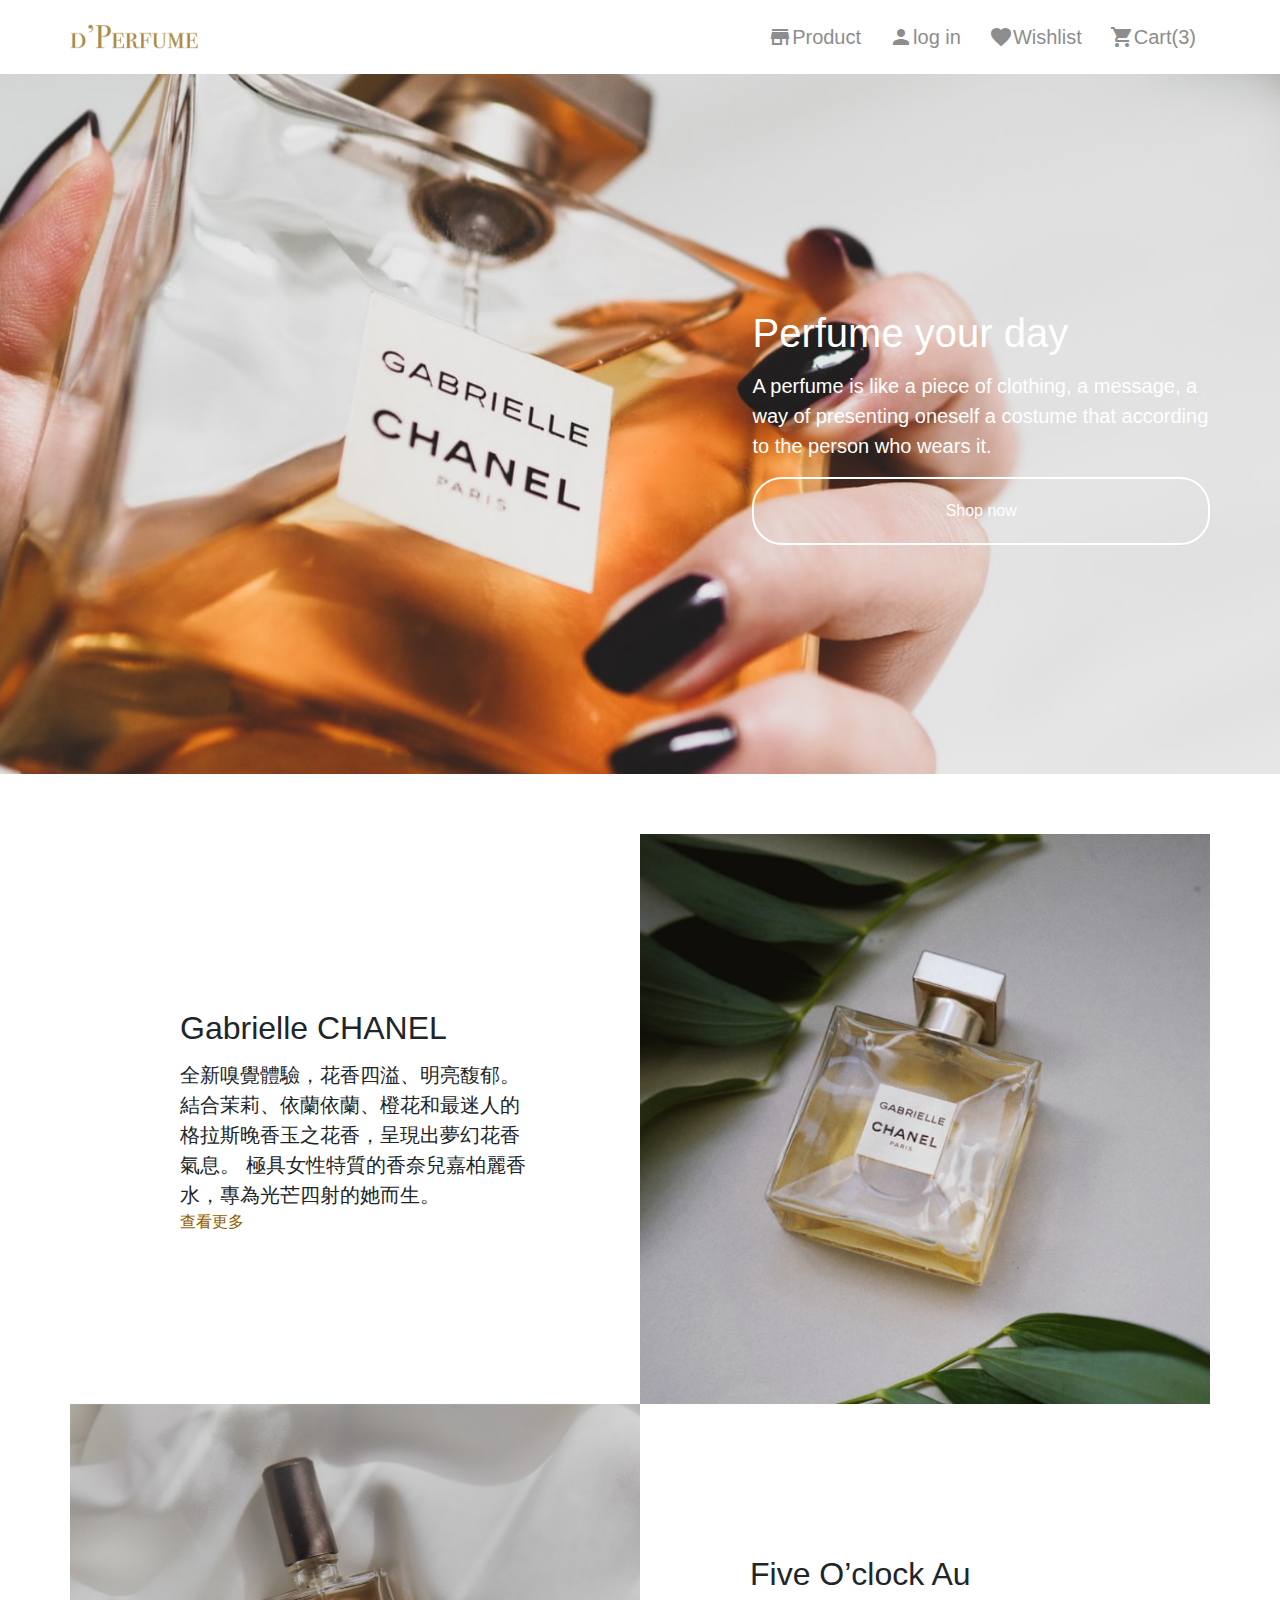
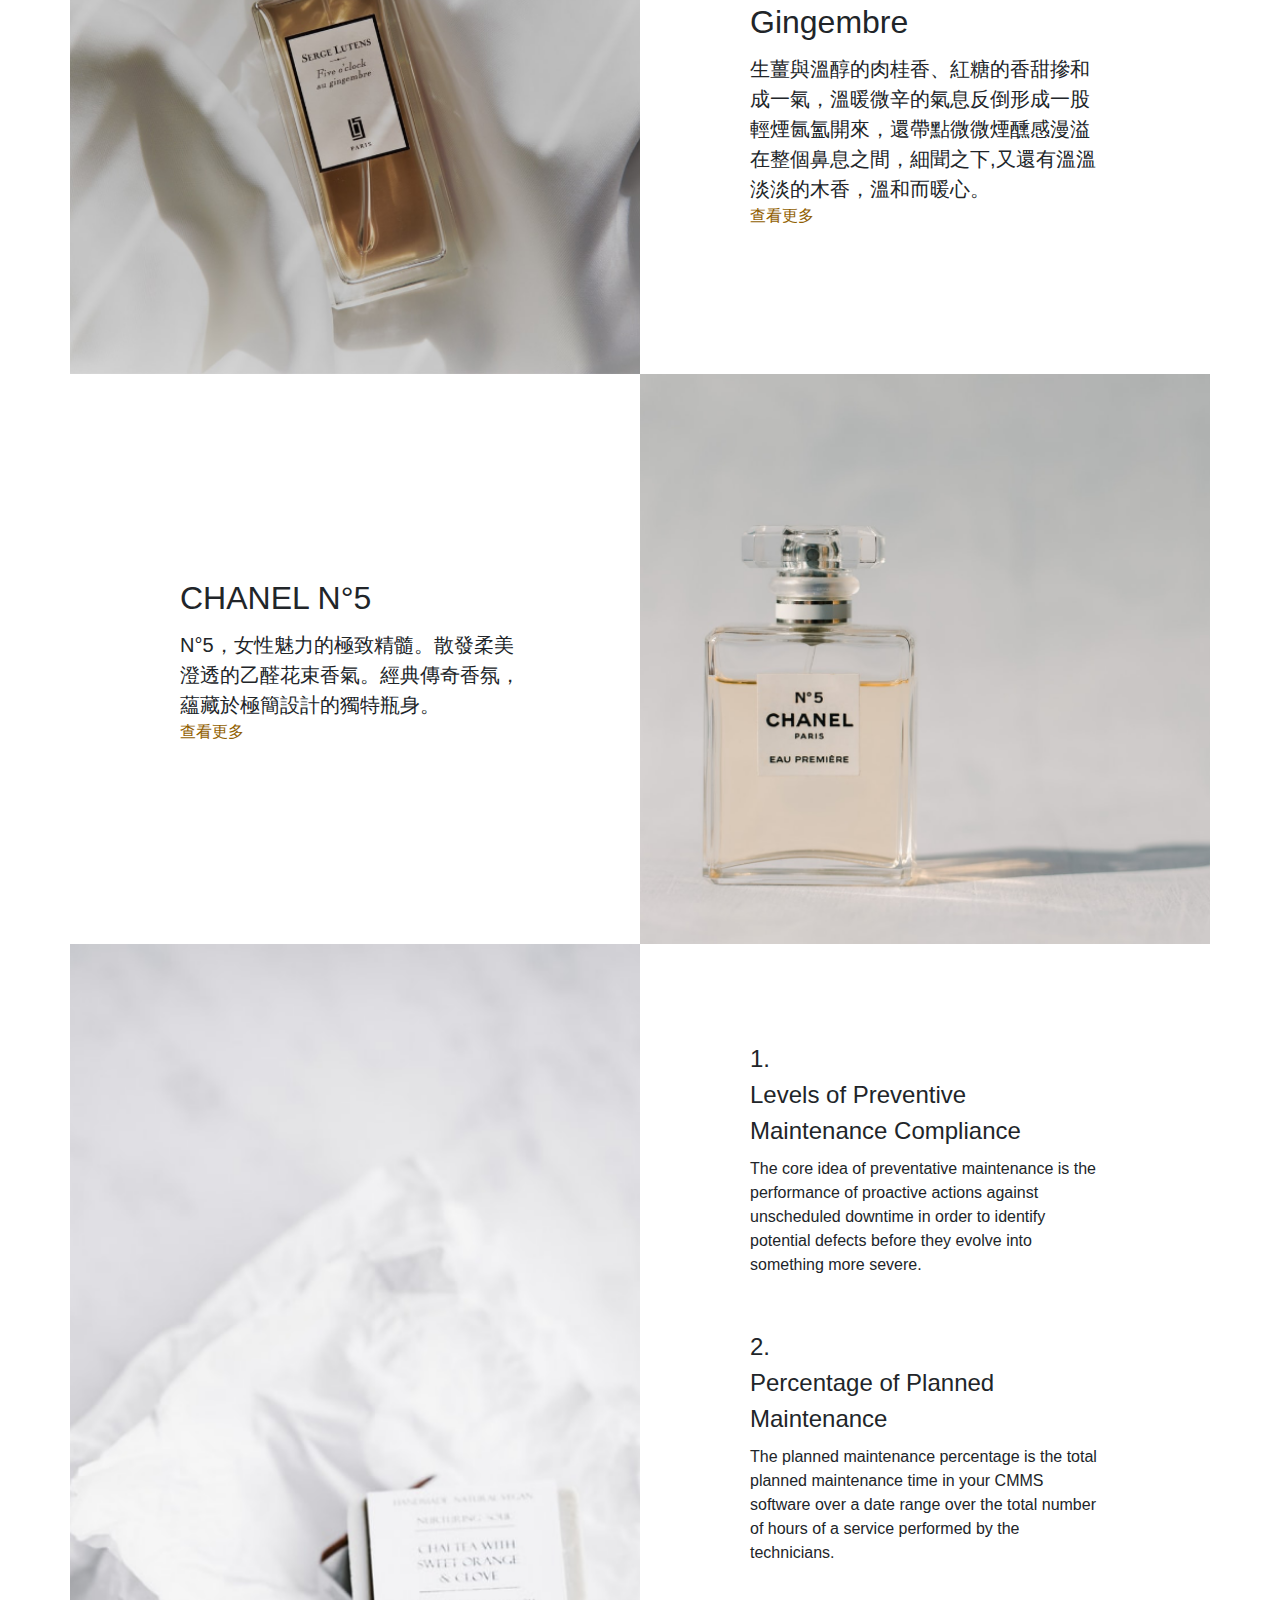
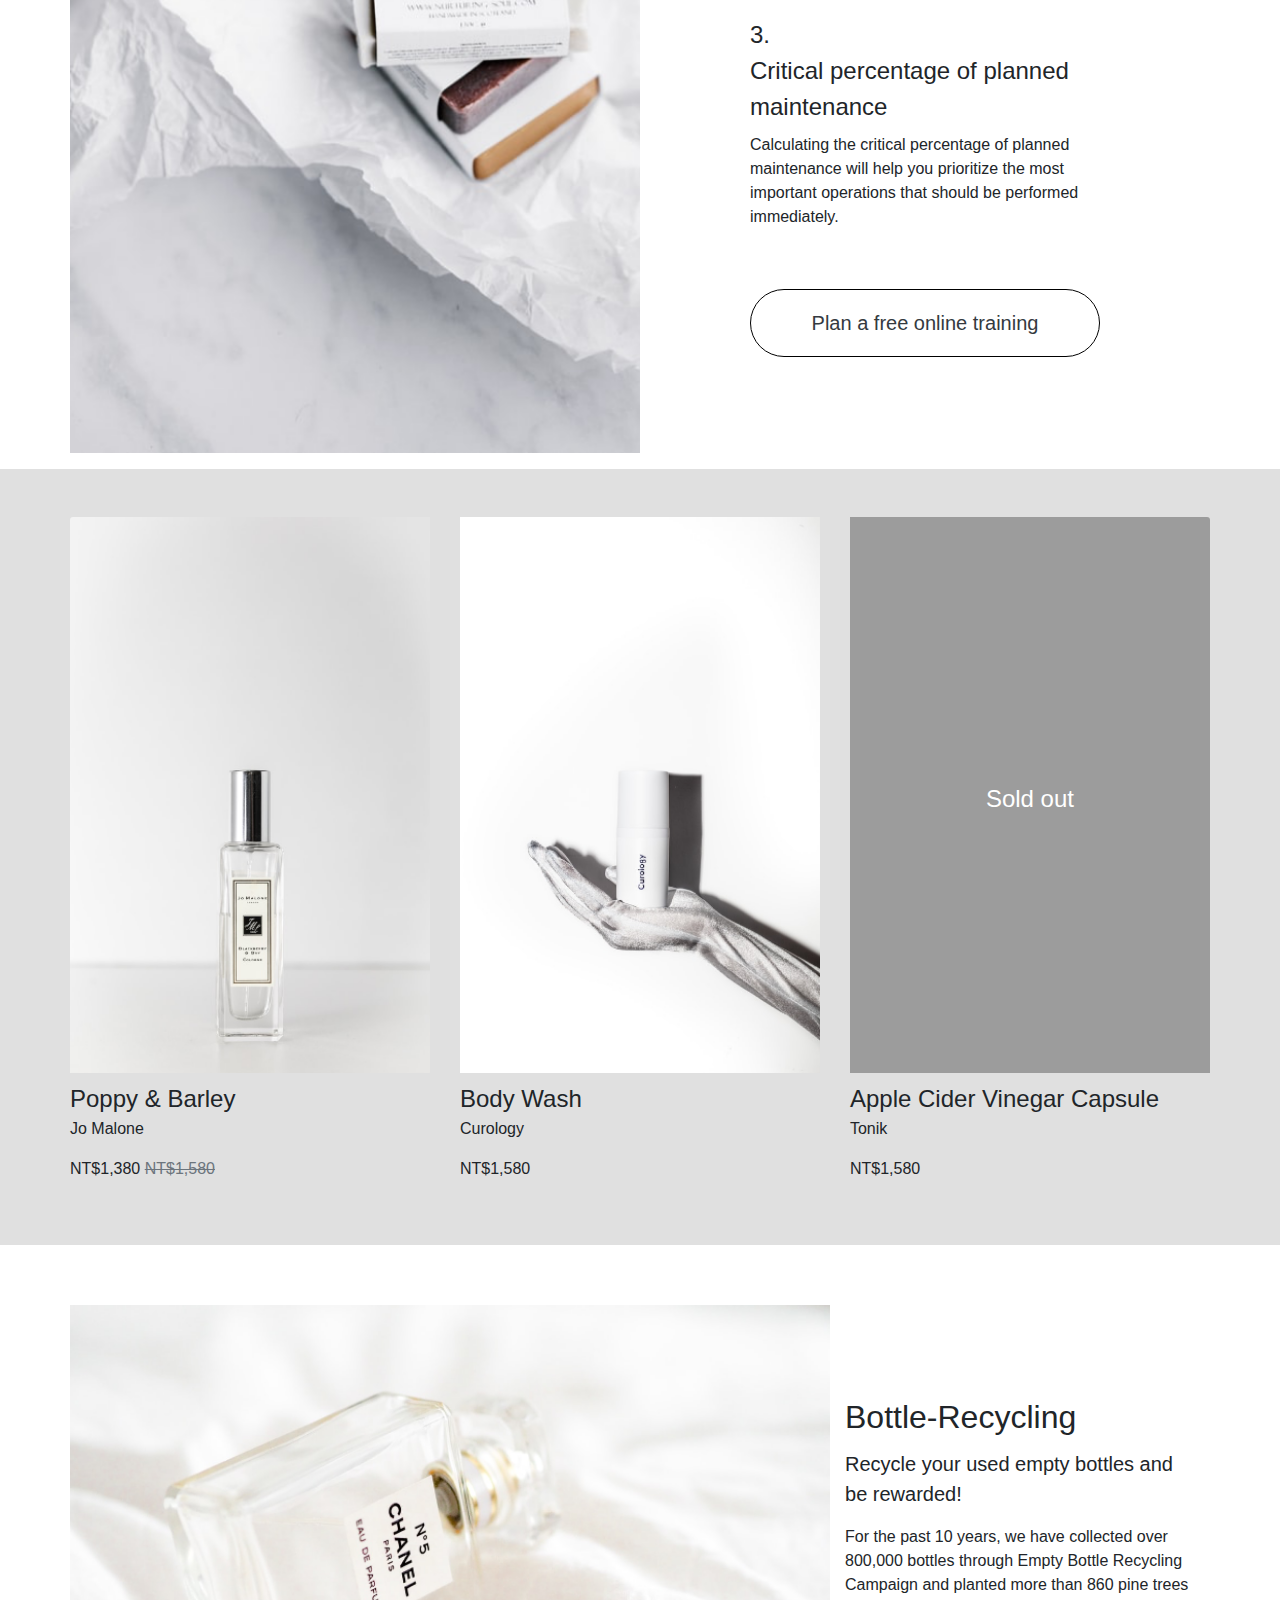
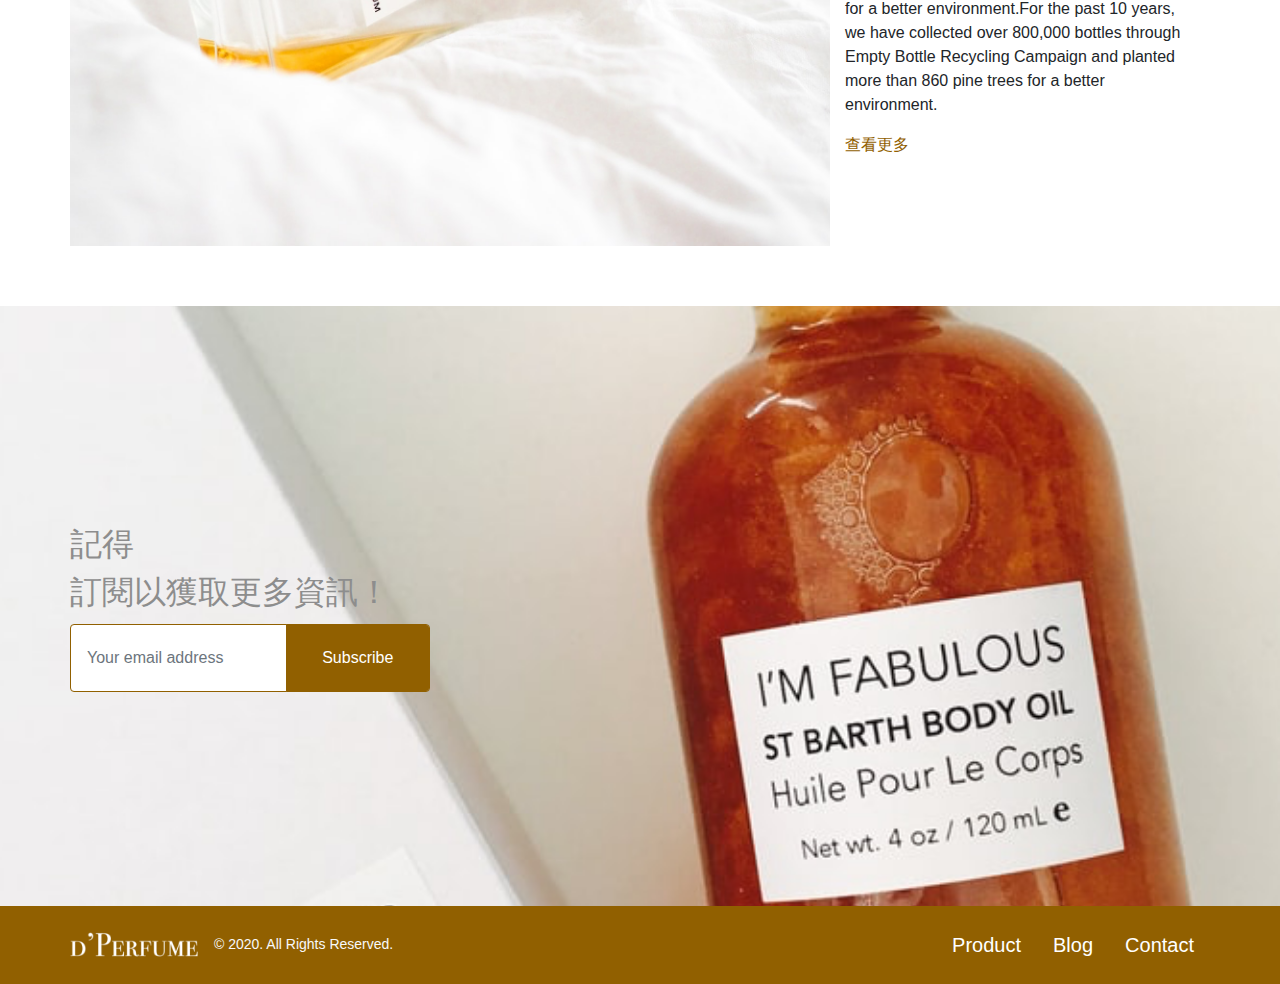
<file: index.html>
<!DOCTYPE html>
<html lang="en">
<head>
    <meta charset="UTF-8">
    <meta http-equiv="X-UA-Compatible" content="IE=edge">
    <meta name="viewport" content="width=device-width, initial-scale=1.0">
    <title>Week7_index_re
    </title>
    <link rel="stylesheet" href="css/all.min.css">   
    <!-- <link rel="stylesheet" href="https://cdnjs.cloudflare.com/ajax/libs/font-awesome/5.15.3/css/all.min.css"> -->

    <link href="https://fonts.googleapis.com/css2?family=Material+Icons"
    rel="stylesheet">
    <script src="https://ajax.googleapis.com/ajax/libs/jquery/3.5.1/jquery.min.js"></script>
  <script src="js/all.js"></script>


</head>
<body>
    <div class="container mb-sm-2 mt-sm-2 layout">
        <div class="nav justify-content-between align-items-center">
            <h1><a href="index.html">logo</a></h1>
            <ul class="nav d-none d-md-block d-md-flex justify-content-end align-items-center ">
                <li class="nav-item ">
                    <a class="nav-link active d-flex align-items-center" href="page-list.html" >
                        
                        <span class="material-icons" >
                            store
                        </span> 
                        <h5 class="m-0" >Product</h5>    
                    </a>
                </li>
                <li class="nav-item ">
                    <a class="nav-link active d-flex align-items-center " href="login.html" >
                        <span class="material-icons">
                            person
                            </span>
                       
                        <h5 class="m-0" >log in</h5>    
                    </a>
                </li>
                <li class="nav-item ">
                    <a class="nav-link active d-flex align-items-center" href="#" >
                        
                        <span class="material-icons">
                            favorite
                            </span>
                            
                        <h5 class="m-0" >Wishlist</h5>    
                    </a>
                </li>
                <li class="nav-item ">
                    <a class="nav-link active d-flex align-items-center" href="#" >                        
                        <span class="material-icons">
                            shopping_cart
                            </span>
                            
                        <h5 class="m-0" >Cart(3)</h5>    
                    </a>
                </li>
            </ul>
            <ul class="nav d-md-none justify-content-center align-items-center">
                <li class="nav-item ">
                    <a class="nav-link active d-flex align-items-center" href="#" >
                        <span class="material-icons" >
                            shopping_cart
                        </span> 
                    </a>
                </li>
                <li class="nav-item menu-logo">
                    <a class="nav-link active d-flex align-items-center menu-logo" href="#" >
                        <span class="material-icons menu-logo" >
                            menu
                        </span> 
                    </a>
                </li>
                
            </ul>
        </div>
        <ul class="list-group menu d-none d-md-none d-flex justify-content-center text-center list-unstyled ">
            <li class="list-group-item  "><a href=""></a> Product</li>
            <li class="list-group-item">Wishlist</li>
            <li class="list-group-item">Blog</li>
            <li class="list-group-item">Contact</li>
            <li class="list-group-item">Mypage</li>
          </ul>
    </div>
<!-- layout 開始 -->
<div class="banner mb-60">
    <div class="container-fluid img p-0">
        <div class="container ">
            <div class="row">
                <div class="col-lg-7 col-md-6 "></div>
                <div class="col-lg-5 col-md-6">
                    <h1>Perfume your day</h1>
                    <h5 class="mb-3">A perfume is like a piece of clothing, a message, a way of presenting oneself a costume that according to the person who wears it.</h5>
                    <a href="">Shop now</a>
                </div>
            </div>
        </div>
    </div>
</div>

<div class="content mb-60">
    <div class="container">
        <ul class="list-unstyled ">
            <li>
                <div class="row mb-sm-30 mb-md-0 no-gutters flex-column-reverse flex-md-row">
                    <div class="col-12 col-md-6 d-flex justify-content-center align-items-center">
                        <div class="col-lg-8 col-md-10 ">
                            <h2>Gabrielle CHANEL</h2>
                        <h5>全新嗅覺體驗，花香四溢、明亮馥郁。結合茉莉、依蘭依蘭、橙花和最迷人的格拉斯晚香玉之花香，呈現出夢幻花香氣息。 極具女性特質的香奈兒嘉柏麗香水，專為光芒四射的她而生。</h5>
                        <a href="#" class="text-primary">查看更多</a>
                        </div>
                    </div>
                    <div class="col-12 col-md-6">
                        <img src="img/index/1.photo-1563170351-be82bc888aa4.png" alt="">
                    </div>
                </div>
            </li>
            <li>
                <div class="row  mb-sm-30 mb-md-0 flex-column-reverse flex-md-row-reverse no-gutters">
                <div class="col-md-6 d-flex justify-content-center align-items-center">
                    <div class="col-md-10 col-lg-8">
                        <h2>Five O’clock Au Gingembre</h2>
                    <h5>生薑與溫醇的肉桂香、紅糖的香甜摻和成一氣，溫暖微辛的氣息反倒形成一股輕煙氤氳開來，還帶點微微煙醺感漫溢在整個鼻息之間，細聞之下,又還有溫溫淡淡的木香，溫和而暖心。</h5>
                    <a href="#" class="text-primary">查看更多</a>
                    </div>
                </div>
                <div class="col-md-6">
                    <img src="img/index/2.photo-1584435731369-1e74c4e9385e.png" alt="">
                </div>
            </div>
            </li>
            <li>
                <div class="row mb-sm-30 mb-md-0 no-gutters flex-column-reverse flex-md-row">
                    <div class="col-md-6 d-flex justify-content-center align-items-center">
                        <div class="col-md-10 col-lg-8">
                            <h2>CHANEL N°5</h2>
                        <h5>N°5，女性魅力的極致精髓。散發柔美澄透的乙醛花束香氣。經典傳奇香氛，蘊藏於極簡設計的獨特瓶身。</h5>
                        <a href="product.html" class="text-primary">查看更多</a>
                        </div>
                    </div>
                    <div class="col-md-6">
                        <img src="img/index/3.photo-1585120040315-2241b774ad0f.png" alt="">
                    </div>
                </div>
            </li>
            <li>
                <div class="row mb-sm-30 mb-md-0 flex-column-reverse flex-md-row-reverse no-gutters">
                    <div class="col-md-6 d-flex justify-content-center align-items-center">
                        <div class="col-md-10 col-lg-8">
                            
                            <ul class="list-unstyled">
                                <li class="mb-52"> 
                                    <h4>1.<br> Levels of Preventive Maintenance Compliance</h4>
                                    <p>The core idea of preventative maintenance is the performance of proactive actions against unscheduled downtime in order to identify potential defects before they evolve into something more severe.</p>

                                </li>
                                <li class="mb-52">
                                    <h4>2.<br> Percentage of Planned Maintenance</h4>
                                    <p>The planned maintenance percentage is the total planned maintenance time in your CMMS software over a date range over the total number of hours of a service performed by the technicians.</p>

                                </li>
                                <li class="mb-60">
                                    <h4>3. <br>Critical percentage of planned maintenance</h4>
                                    <p>Calculating the critical percentage of planned maintenance will help you prioritize the most important operations that should be performed immediately.</p>
                                </li>
                            </ul>
                           
                        <a href="#" class="text-dark training"><h5>Plan a free online training</h5></a>
                        </div>
                    </div>
                    <div class="col-md-6">
                        <img src="img/index/4.photo-1542038382126-77ae2819338d.png" alt="">
                    </div>
                </div>
            </li>
        </ul>
    </div>
    <div class="container-fluid bg-grayE0  p-30 p-sm-5 mb-60" >
        <div class="container">
            <!-- <div class="row"> -->
                <div class="row card-group">
                    <div class="col-12 col-md-4 card">
                      <img src="img/index/5.photo-1530630458144-014709e10016.png" class="card-img-top" alt="...">
                      <div class="card-body">
                        <h4 >Poppy & Barley</h4>
                        <p class="card-text">Jo Malone</p>
                        <p class="card-text">NT$1,380<span class="text-muted"> <s>NT$1,580</s></span></p>
                      </div>
                    </div>
                    <div class="col-12 col-md-4 card">
                      <img src="img/index/6.photo-1556228720-da4e85f25e15.png" class="card-img-top" alt="...">
                      <div class="card-body">
                        <h4 >Body Wash</h4>
                        <p class="card-text">Curology</p>
                        <p class="card-text">NT$1,580</p>
                      </div>
                    </div>
                    <div class="col-12 col-md-4 card">
                        <div class="img">
                            <img src="img/index/7.photo-1559264730-1533a6ec0433.svg" class="card-img-top" alt="...">
                            <h4>Sold out</h4>
                        </div>
                        

                      <div class="card-body">
                        <h4 >Apple Cider Vinegar Capsule</h4>
                        <p class="card-text">Tonik</p>
                        <p>NT$1,580</p>
                      </div>
                    </div>
                  </div>
                  
            <!-- </div> -->
        </div>
        
    </div>
    <div class="container">
        <div class="row flex-column-reverse flex-md-row-reverse  no-gutters">
            <div class="col-md-4 d-flex justify-content-center align-items-center">
                <div class="col-12">
                    <h2>Bottle-Recycling</h2>
                <h5 class="mb-3">Recycle your used empty bottles and be rewarded!</h5>
                <p>For the past 10 years, we have collected over 800,000 bottles through Empty Bottle Recycling Campaign and planted more than 860 pine trees for a better environment.For the past 10 years, we have collected over 800,000 bottles through Empty Bottle Recycling Campaign and planted more than 860 pine trees for a better environment.</p>
                <a href="#" class="text-primary">查看更多</a>
                </div>
            </div>
            <div class="col-md-8">
                <img src="img/index/8.photo-1594913615593-e4b8c44625be.png" alt="">
            </div>
        </div>
    </div>
</div>



<!-- layout 結束 -->
<div class="container-fluid p-0" style="position: relative;">
    <div class="footer-img">
        <div class="d-md-none d-flex align-items-center " style=" height: 600px; max-width: 100%;background-image: url(img/layout/sphoto-1532413992378-f169ac26fff0@2x.png);  background-size: cover ;background-repeat: no-repeat; background-position: center; ">
            <div class="container" >
                <div class="row">
                    <div class="col-12">
                        <h2 class="text-gray8D">記得<br>訂閱以獲取更多資訊！</h2>        
                    <div class="input-group">
                        <input type="text" placeholder="Your email address"  class="form-control input-mail">
                        <input  type="submit" class="bg-primary form-control input-subscribe"  value="Subscribe" >
                      </div>
                    </div>
                </div>
                
            </div>
        
        </div>
        <div class="d-none d-md-block d-md-flex justify-content-center align-items-center" style=" height: 600px; max-width: 100%;background-image: url(img/layout/photo-1532413992378-f169ac26fff0.png);  background-size: cover ;background-repeat: no-repeat; background-position: center; ">
       
            <div class="container" >
                <div class="row">
                    <div class="col-md-6 col-xl-4">
                        <h2 class="text-gray8D">記得<br>訂閱以獲取更多資訊！</h2>        
                    <div class="input-group">
                        <input type="text" placeholder="Your email address"  class="form-control input-mail">
                        <input  type="submit" class="bg-primary form-control input-subscribe"  value="Subscribe" >
                      </div>
                    </div>
                </div>
                
            </div>
       
        
        </div>
    </div>
   
   
</div>
<div class="container-fluid bg-primary p-3">
    <div class="container layout_fotter">
  
        <ul class=" nav text-light justify-content-between" >
            <li class="nav-item d-flex align-items-center" >
                <a  href="#">
                    <img src="img/layout/d’Perfumew.png" alt="" class="d-inline  mr-3 " style="width: 128px; height:38px;">
                </a>
                    <span style="font-size: 14px;">© 2020. All Rights Reserved.</span>
                
            </li>
            <ul class="d-none d-md-block d-md-flex nav">
                <li class="nav-item">
                    <h5><a class="nav-link" href="page-list.html">Product</a></h5>
                </li>
                <li class="nav-item">
                   <h5> <a class="nav-link" href="#">Blog</a><h5>
                </li>
                <li class="nav-item">
                    <h5><a class="nav-link" href="#">Contact</a></h5>
                </li>
            </ul>
        </ul>
    </div>
</div>


<script src="https://code.jquery.com/jquery-3.3.1.slim.min.js" integrity="sha384-q8i/X+965DzO0rT7abK41JStQIAqVgRVzpbzo5smXKp4YfRvH+8abtTE1Pi6jizo" crossorigin="anonymous"></script>
<script src="https://cdnjs.cloudflare.com/ajax/libs/popper.js/1.14.6/umd/popper.min.js" integrity="sha384-wHAiFfRlMFy6i5SRaxvfOCifBUQy1xHdJ/yoi7FRNXMRBu5WHdZYu1hA6ZOblgut" crossorigin="anonymous"></script>
<script src="https://stackpath.bootstrapcdn.com/bootstrap/4.2.1/js/bootstrap.min.js" integrity="sha384-B0UglyR+jN6CkvvICOB2joaf5I4l3gm9GU6Hc1og6Ls7i6U/mkkaduKaBhlAXv9k" crossorigin="anonymous"></script>

</body>
</html>
</file>
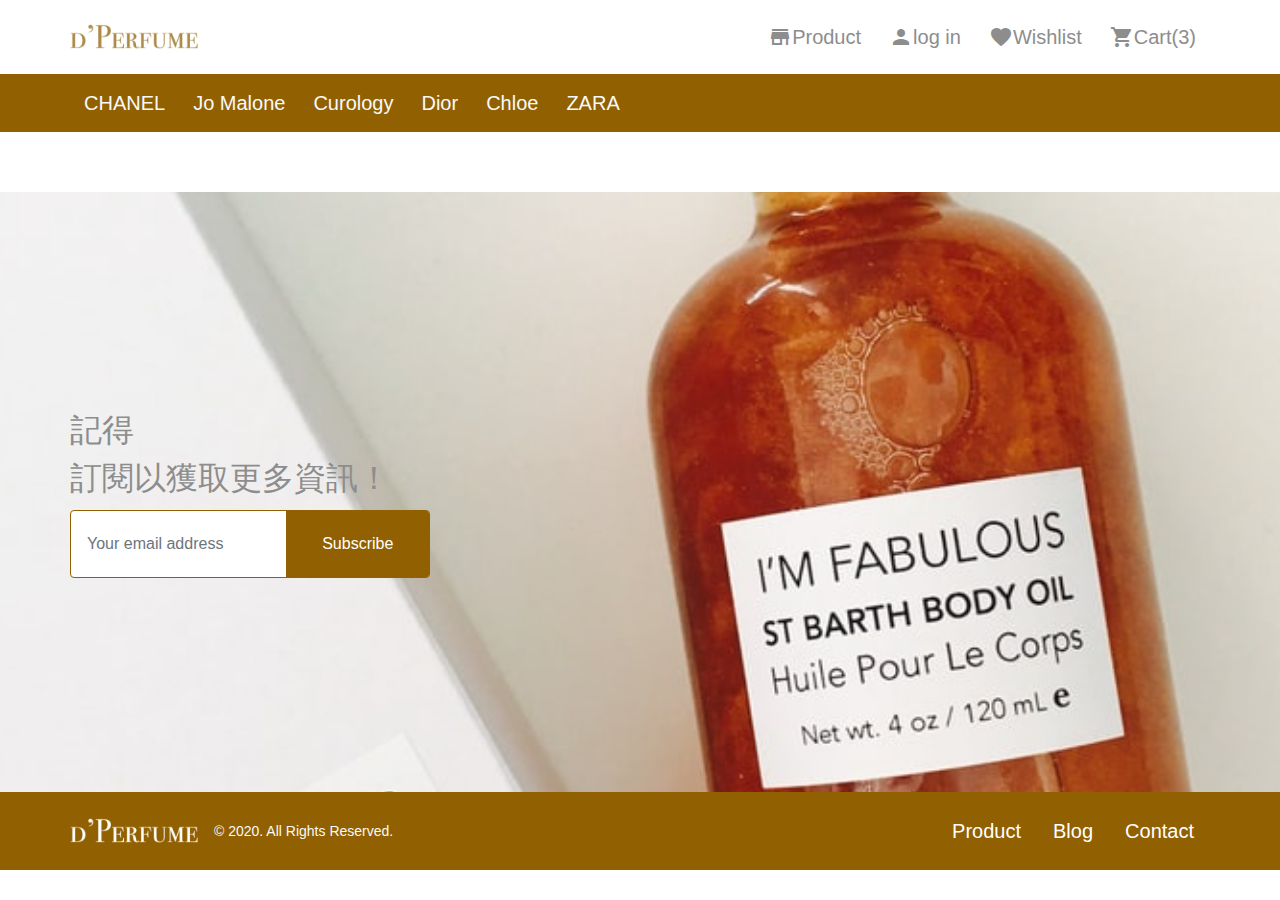
<file: layout.html>
<!DOCTYPE html>
<html lang="en">
<head>
    <meta charset="UTF-8">
    <meta http-equiv="X-UA-Compatible" content="IE=edge">
    <meta name="viewport" content="width=device-width, initial-scale=1.0">
    <title>Week7_layout
    </title>
    <link rel="stylesheet" href="css/all.min.css">   
    <!-- <link rel="stylesheet" href="https://cdnjs.cloudflare.com/ajax/libs/font-awesome/5.15.3/css/all.min.css"> -->

    <link href="https://fonts.googleapis.com/css2?family=Material+Icons"
    rel="stylesheet">

    <script src="https://ajax.googleapis.com/ajax/libs/jquery/3.5.1/jquery.min.js"></script>
  <script src="js/all.js"></script>


</head>
<body>
    <div class="container mb-sm-2 mt-sm-2 layout">
        <div class="nav justify-content-between align-items-center">
            <h1><a href="index.html">logo</a></h1>
            <ul class="nav d-none d-md-block d-md-flex justify-content-end align-items-center ">
                <li class="nav-item ">
                    <a class="nav-link active d-flex align-items-center" href="page-list.html" >
                        
                        <span class="material-icons" >
                            store
                        </span> 
                        <h5 class="m-0" >Product</h5>    
                    </a>
                </li>
                <li class="nav-item ">
                    <a class="nav-link active d-flex align-items-center " href="login.html" >
                        <span class="material-icons">
                            person
                            </span>
                       
                        <h5 class="m-0" >log in</h5>    
                    </a>
                </li>
                <li class="nav-item ">
                    <a class="nav-link active d-flex align-items-center" href="#" >
                        
                        <span class="material-icons">
                            favorite
                            </span>
                            
                        <h5 class="m-0" >Wishlist</h5>    
                    </a>
                </li>
                <li class="nav-item ">
                    <a class="nav-link active d-flex align-items-center" href="#" >                        
                        <span class="material-icons">
                            shopping_cart
                            </span>
                            
                        <h5 class="m-0" >Cart(3)</h5>    
                    </a>
                </li>
            </ul>
            <ul class="nav d-md-none justify-content-center align-items-center">
                <li class="nav-item ">
                    <a class="nav-link active d-flex align-items-center" href="#" >
                        <span class="material-icons" >
                            shopping_cart
                        </span> 
                    </a>
                </li>
                <li class="nav-item menu-logo">
                    <a class="nav-link active d-flex align-items-center menu-logo" href="#" >
                        <span class="material-icons menu-logo" >
                            menu
                        </span> 
                    </a>
                </li>
                
            </ul>
        </div>
        <ul class="list-group menu d-none d-md-none d-flex justify-content-center text-center list-unstyled ">
            <li class="list-group-item  "><a href=""></a> Product</li>
            <li class="list-group-item">Wishlist</li>
            <li class="list-group-item">Blog</li>
            <li class="list-group-item">Contact</li>
            <li class="list-group-item">Mypage</li>
          </ul>
    </div>
    <div class="container-fluid  d-none d-md-block bg-primary layout mb-60" >
        <div class="container">
            <ul class="nav  ">
                <li class="nav-item">
                    <h5>
                        <a class="nav-link text-light active" aria-current="page" href="#">CHANEL</a>
                    </h5>
                </li>
                <li class="nav-item">
                    <h5>
                        <a class="nav-link text-light" href="#">Jo Malone</a>
                    </h5>
                </li>
                <li class="nav-item">
                    <h5>
                        <a class="nav-link text-light" href="#">Curology</a>
                    </h5>
                </li>
                <li class="nav-item">
                    <h5>
                        <a class="nav-link text-light disabled" href="#" tabindex="-1" aria-disabled="true">Dior</a>
                    </h5>
                </li>
                <li class="nav-item">
                    <h5>
                        <a class="nav-link text-light disabled" href="#" tabindex="-1" aria-disabled="true">Chloe</a>
                    </h5>
                </li>
                <li class="nav-item">
                    <h5>
                        <a class="nav-link text-light disabled" href="#" tabindex="-1" aria-disabled="true">ZARA</a>
                    </h5>
                </li>
              </ul>
        </div>
    </div>
    

<!-- layout 開始 -->

<!-- layout 結束 -->
<div class="container-fluid p-0" style="position: relative;">
    <div class="footer-img">
        <div class="d-md-none d-flex align-items-center " style=" height: 600px; max-width: 100%;background-image: url(img/layout/sphoto-1532413992378-f169ac26fff0@2x.png);  background-size: cover ;background-repeat: no-repeat; background-position: center; ">
            <div class="container" >
                <div class="row">
                    <div class="col-12">
                        <h2 class="text-gray8D">記得<br>訂閱以獲取更多資訊！</h2>        
                    <div class="input-group">
                        <input type="text" placeholder="Your email address"  class="form-control input-mail">
                        <input  type="submit" class="bg-primary form-control input-subscribe"  value="Subscribe" >
                      </div>
                    </div>
                </div>
                
            </div>
        
        </div>
        <div class="d-none d-md-block d-md-flex justify-content-center align-items-center" style=" height: 600px; max-width: 100%;background-image: url(img/layout/photo-1532413992378-f169ac26fff0.png);  background-size: cover ;background-repeat: no-repeat; background-position: center; ">
       
            <div class="container" >
                <div class="row">
                    <div class="col-md-6 col-xl-4">
                        <h2 class="text-gray8D">記得<br>訂閱以獲取更多資訊！</h2>        
                    <div class="input-group">
                        <input type="text" placeholder="Your email address"  class="form-control input-mail">
                        <input  type="submit" class="bg-primary form-control input-subscribe"  value="Subscribe" >
                      </div>
                    </div>
                </div>
                
            </div>
       
        
        </div>
    </div>
   
   
</div>
<div class="container-fluid bg-primary p-3">
    <div class="container layout_fotter">
  
        <ul class=" nav text-light justify-content-between" >
            <li class="nav-item d-flex align-items-center" >
                <a  href="#">
                    <img src="img/layout/d’Perfumew.png" alt="" class="d-inline  mr-3 " style="width: 128px; height:38px;">
                </a>
                    <span style="font-size: 14px;">© 2020. All Rights Reserved.</span>
                
            </li>
            <ul class="d-none d-md-block d-md-flex nav">
                <li class="nav-item">
                    <h5><a class="nav-link" href="page-list.html">Product</a></h5>
                </li>
                <li class="nav-item">
                   <h5> <a class="nav-link" href="#">Blog</a><h5>
                </li>
                <li class="nav-item">
                    <h5><a class="nav-link" href="#">Contact</a></h5>
                </li>
            </ul>
        </ul>
    </div>
</div>
   

<script src="https://code.jquery.com/jquery-3.3.1.slim.min.js" integrity="sha384-q8i/X+965DzO0rT7abK41JStQIAqVgRVzpbzo5smXKp4YfRvH+8abtTE1Pi6jizo" crossorigin="anonymous"></script>
<script src="https://cdnjs.cloudflare.com/ajax/libs/popper.js/1.14.6/umd/popper.min.js" integrity="sha384-wHAiFfRlMFy6i5SRaxvfOCifBUQy1xHdJ/yoi7FRNXMRBu5WHdZYu1hA6ZOblgut" crossorigin="anonymous"></script>
<script src="https://stackpath.bootstrapcdn.com/bootstrap/4.2.1/js/bootstrap.min.js" integrity="sha384-B0UglyR+jN6CkvvICOB2joaf5I4l3gm9GU6Hc1og6Ls7i6U/mkkaduKaBhlAXv9k" crossorigin="anonymous"></script>


</body>
</html>
</file>
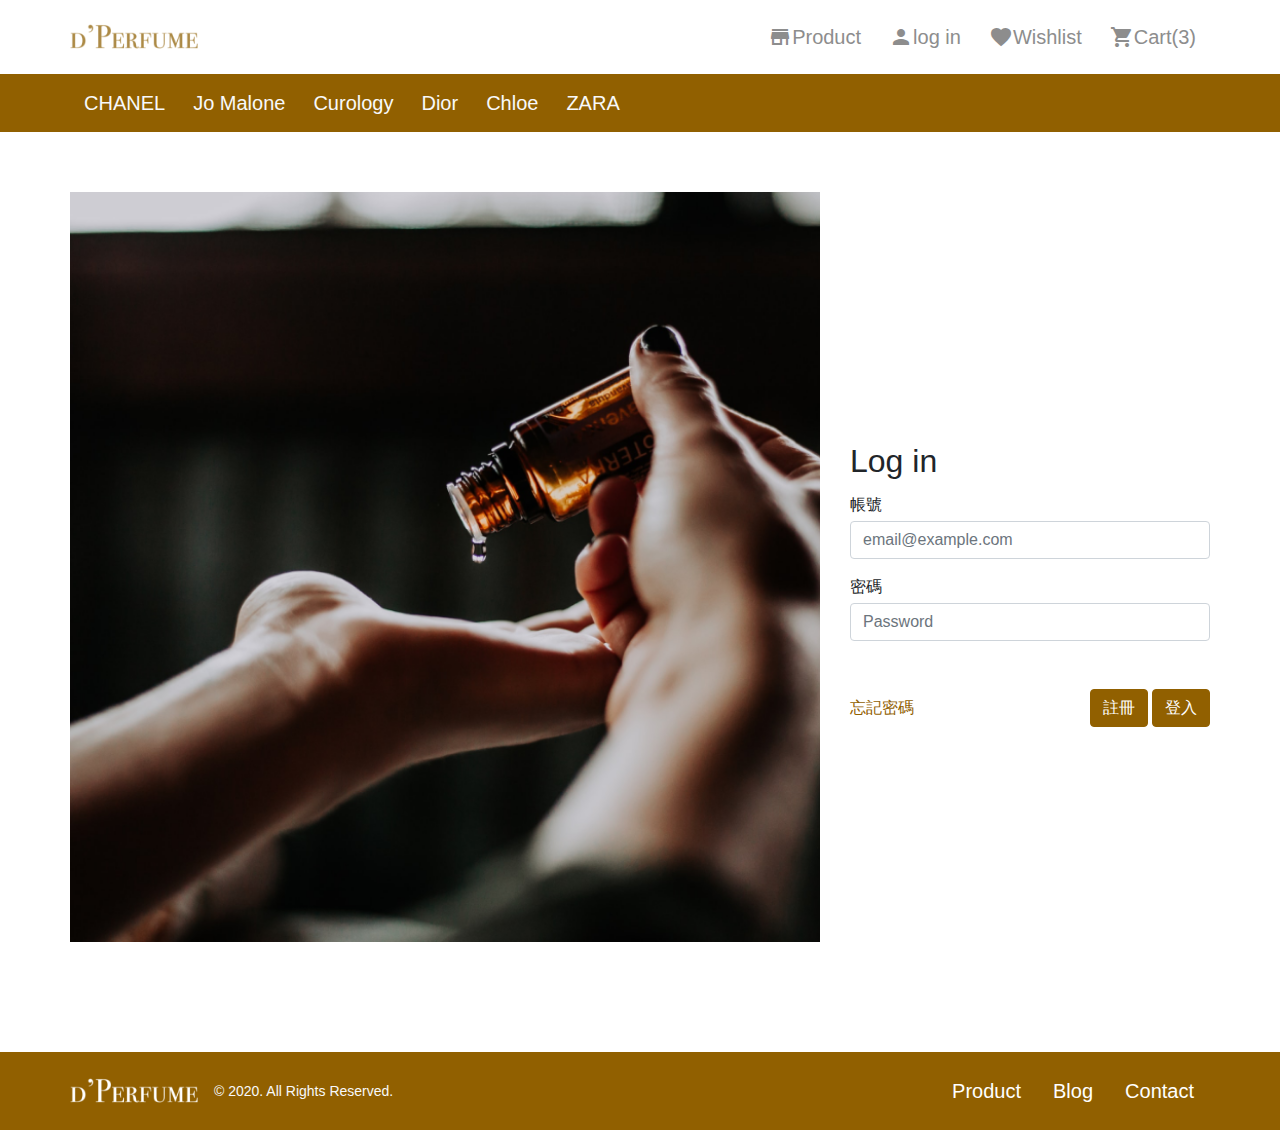
<file: login.html>
<!DOCTYPE html>
<html lang="en">
<head>
    <meta charset="UTF-8">
    <meta http-equiv="X-UA-Compatible" content="IE=edge">
    <meta name="viewport" content="width=device-width, initial-scale=1.0">
    <title>Week7_layout
    </title>
    <link rel="stylesheet" href="css/all.min.css">   
    <!-- <link rel="stylesheet" href="https://cdnjs.cloudflare.com/ajax/libs/font-awesome/5.15.3/css/all.min.css"> -->

    <link href="https://fonts.googleapis.com/css2?family=Material+Icons"
    rel="stylesheet">
    <script src="https://ajax.googleapis.com/ajax/libs/jquery/3.5.1/jquery.min.js"></script>
  <script src="js/all.js"></script>

</head>
<body>

    <div class="container mb-sm-2 mt-sm-2 layout">
        <div class="nav justify-content-between align-items-center">
            <h1><a href="index.html">logo</a></h1>
            <ul class="nav d-none d-md-block d-md-flex justify-content-end align-items-center ">
                <li class="nav-item ">
                    <a class="nav-link active d-flex align-items-center" href="page-list.html" >
                        
                        <span class="material-icons" >
                            store
                        </span> 
                        <h5 class="m-0" >Product</h5>    
                    </a>
                </li>
                <li class="nav-item ">
                    <a class="nav-link active d-flex align-items-center " href="login.html" >
                        <span class="material-icons">
                            person
                            </span>
                       
                        <h5 class="m-0" >log in</h5>    
                    </a>
                </li>
                <li class="nav-item ">
                    <a class="nav-link active d-flex align-items-center" href="#" >
                        
                        <span class="material-icons">
                            favorite
                            </span>
                            
                        <h5 class="m-0" >Wishlist</h5>    
                    </a>
                </li>
                <li class="nav-item ">
                    <a class="nav-link active d-flex align-items-center" href="#" >                        
                        <span class="material-icons">
                            shopping_cart
                            </span>
                            
                        <h5 class="m-0" >Cart(3)</h5>    
                    </a>
                </li>
            </ul>
            <ul class="nav d-md-none justify-content-center align-items-center">
                <li class="nav-item ">
                    <a class="nav-link active d-flex align-items-center" href="#" >
                        <span class="material-icons" >
                            shopping_cart
                        </span> 
                    </a>
                </li>
                <li class="nav-item menu-logo">
                    <a class="nav-link active d-flex align-items-center menu-logo" href="#" >
                        <span class="material-icons menu-logo" >
                            menu
                        </span> 
                    </a>
                </li>
                
            </ul>
        </div>
        <ul class="list-group menu d-none d-md-none d-flex justify-content-center text-center list-unstyled ">
            <li class="list-group-item  "><a href=""></a> Product</li>
            <li class="list-group-item">Wishlist</li>
            <li class="list-group-item">Blog</li>
            <li class="list-group-item">Contact</li>
            <li class="list-group-item">Mypage</li>
          </ul>
    </div>
    <div class="container-fluid  d-none d-md-block bg-primary layout mb-60" >
        <div class="container">
            <ul class="nav  ">
                <li class="nav-item">
                    <h5>
                        <a class="nav-link text-light active" aria-current="page" href="#">CHANEL</a>
                    </h5>
                </li>
                <li class="nav-item">
                    <h5>
                        <a class="nav-link text-light" href="#">Jo Malone</a>
                    </h5>
                </li>
                <li class="nav-item">
                    <h5>
                        <a class="nav-link text-light" href="#">Curology</a>
                    </h5>
                </li>
                <li class="nav-item">
                    <h5>
                        <a class="nav-link text-light disabled" href="#" tabindex="-1" aria-disabled="true">Dior</a>
                    </h5>
                </li>
                <li class="nav-item">
                    <h5>
                        <a class="nav-link text-light disabled" href="#" tabindex="-1" aria-disabled="true">Chloe</a>
                    </h5>
                </li>
                <li class="nav-item">
                    <h5>
                        <a class="nav-link text-light disabled" href="#" tabindex="-1" aria-disabled="true">ZARA</a>
                    </h5>
                </li>
              </ul>
        </div>
    </div>
    
    

<!-- layout 開始 -->
<div class="login">
    <div class="container mb-80">
        <div class="row">
            <div class="col-md-8 mb-30">
                <img src="img/login/photo-1515377905703-c4788e51af15.png" alt="">
            </div>
            <div class="col-md-4 d-flex flex-column justify-content-center">
                <h2>Log in</h2>
                <form>
                    <div class="form-group">
                      <label for="exampleInputEmail1">帳號</label>
                      <input type="email" class="form-control" id="exampleInputEmail1" aria-describedby="emailHelp" placeholder="email@example.com">
                      
                    </div>
                    <div class="form-group">
                      <label for="exampleInputPassword1">密碼</label>
                      <input type="password" class="form-control" id="exampleInputPassword1" placeholder="Password">
                    </div>
                    <div class="account_input d-flex justify-content-between align-items-center mt-5">
                        <a class="text-primary" href="#">忘記密碼</a>
                        <div class="input">
                            <a href="#"  class="text-white btn btn-primary">註冊</a>
                            <a href="member.html" class="text-white btn btn-primary">登入</a>
                        </div>
                    </div>
                  </form>
            </div>
        </div>
    </div>
</div>
<!-- layout 結束 -->

<div class="container-fluid bg-primary p-3">
    <div class="container layout_fotter">
  
        <ul class=" nav text-light justify-content-between" >
            <li class="nav-item d-flex align-items-center" >
                <a  href="#">
                    <img src="img/layout/d’Perfumew.png" alt="" class="d-inline  mr-3 " style="width: 128px; height:38px;">
                </a>
                    <span style="font-size: 14px;">© 2020. All Rights Reserved.</span>
                
            </li>
            <ul class="d-none d-md-block d-md-flex nav">
                <li class="nav-item">
                    <h5><a class="nav-link" href="page-list.html">Product</a></h5>
                </li>
                <li class="nav-item">
                   <h5> <a class="nav-link" href="#">Blog</a><h5>
                </li>
                <li class="nav-item">
                    <h5><a class="nav-link" href="#">Contact</a></h5>
                </li>
            </ul>
        </ul>
    </div>
</div>
   

<script src="https://code.jquery.com/jquery-3.3.1.slim.min.js" integrity="sha384-q8i/X+965DzO0rT7abK41JStQIAqVgRVzpbzo5smXKp4YfRvH+8abtTE1Pi6jizo" crossorigin="anonymous"></script>
<script src="https://cdnjs.cloudflare.com/ajax/libs/popper.js/1.14.6/umd/popper.min.js" integrity="sha384-wHAiFfRlMFy6i5SRaxvfOCifBUQy1xHdJ/yoi7FRNXMRBu5WHdZYu1hA6ZOblgut" crossorigin="anonymous"></script>
<script src="https://stackpath.bootstrapcdn.com/bootstrap/4.2.1/js/bootstrap.min.js" integrity="sha384-B0UglyR+jN6CkvvICOB2joaf5I4l3gm9GU6Hc1og6Ls7i6U/mkkaduKaBhlAXv9k" crossorigin="anonymous"></script>



</body>
</html>
</file>
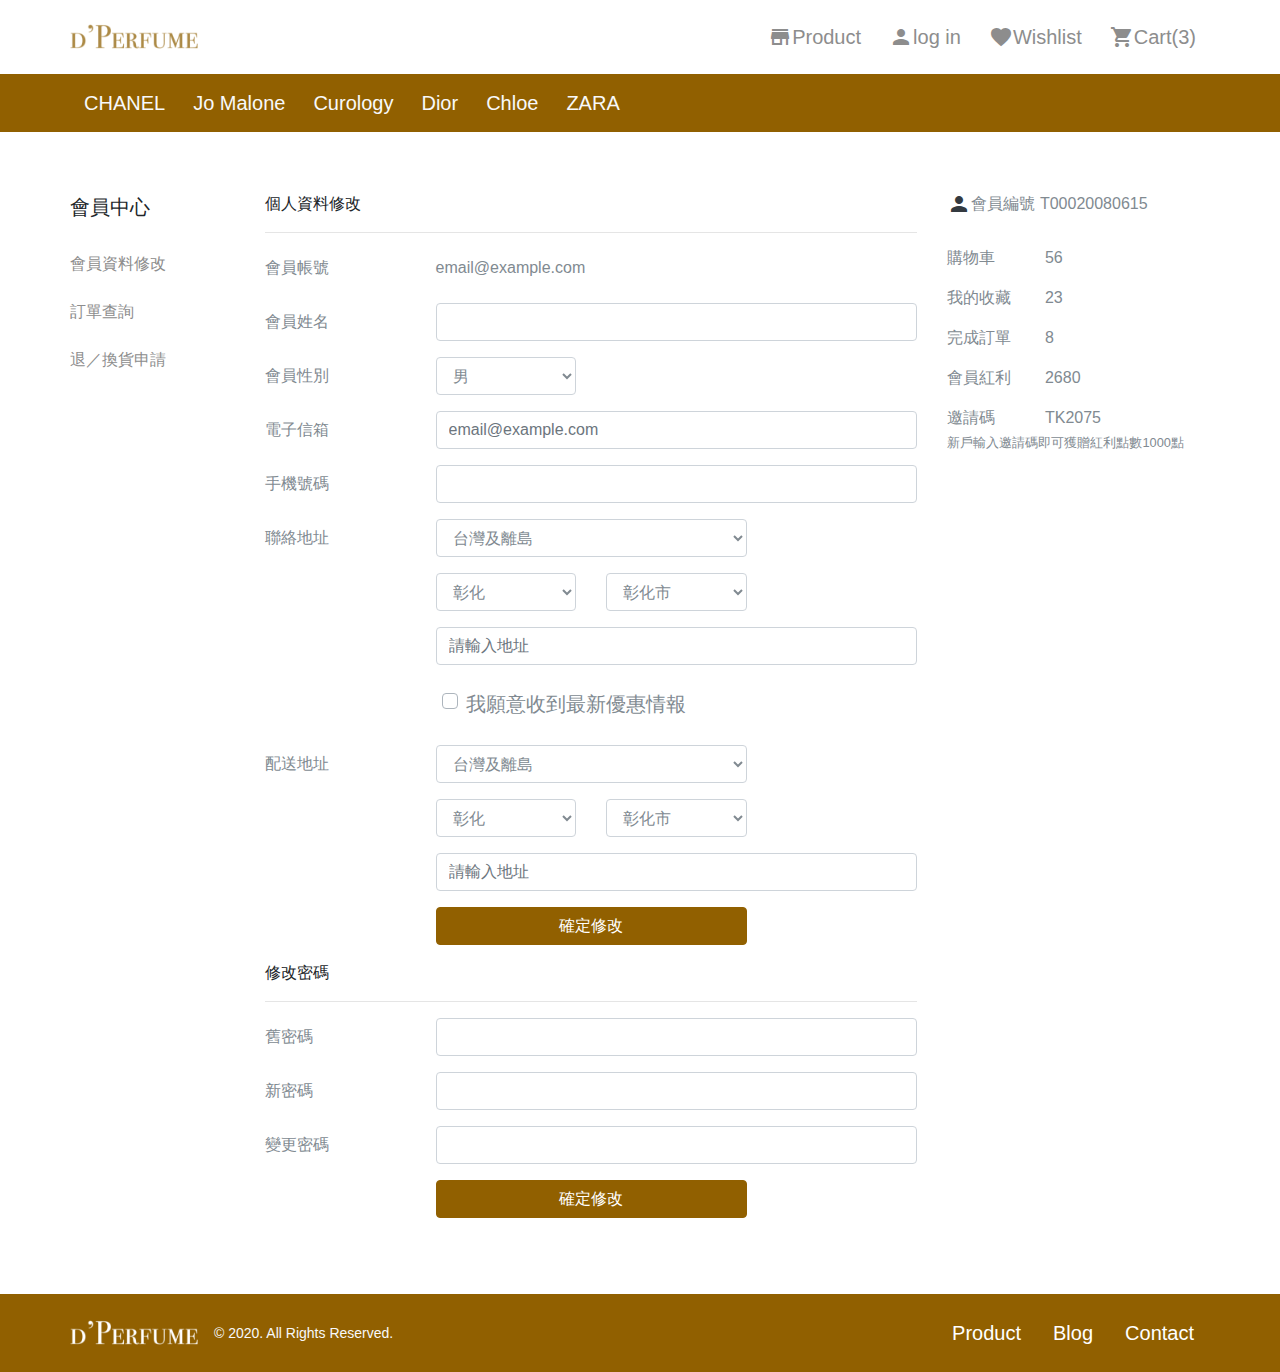
<file: member.html>
<!DOCTYPE html>
<html lang="en">
<head>
    <meta charset="UTF-8">
    <meta http-equiv="X-UA-Compatible" content="IE=edge">
    <meta name="viewport" content="width=device-width, initial-scale=1.0">
    <title>Week7_member
    </title>
    <link rel="stylesheet" href="css/all.min.css">   
    <!-- <link rel="stylesheet" href="https://cdnjs.cloudflare.com/ajax/libs/font-awesome/5.15.3/css/all.min.css"> -->

    <link href="https://fonts.googleapis.com/css2?family=Material+Icons"
    rel="stylesheet">
    <script src="https://ajax.googleapis.com/ajax/libs/jquery/3.5.1/jquery.min.js"></script>
  <script src="js/all.js"></script>

</head>
<body>

    <div class="container mb-sm-2 mt-sm-2 layout">
        <div class="nav justify-content-between align-items-center">
            <h1><a href="index.html">logo</a></h1>
            <ul class="nav d-none d-md-block d-md-flex justify-content-end align-items-center ">
                <li class="nav-item ">
                    <a class="nav-link active d-flex align-items-center" href="page-list.html" >
                        
                        <span class="material-icons" >
                            store
                        </span> 
                        <h5 class="m-0" >Product</h5>    
                    </a>
                </li>
                <li class="nav-item ">
                    <a class="nav-link active d-flex align-items-center " href="login.html" >
                        <span class="material-icons">
                            person
                            </span>
                       
                        <h5 class="m-0" >log in</h5>    
                    </a>
                </li>
                <li class="nav-item ">
                    <a class="nav-link active d-flex align-items-center" href="#" >
                        
                        <span class="material-icons">
                            favorite
                            </span>
                            
                        <h5 class="m-0" >Wishlist</h5>    
                    </a>
                </li>
                <li class="nav-item ">
                    <a class="nav-link active d-flex align-items-center" href="#" >                        
                        <span class="material-icons">
                            shopping_cart
                            </span>
                            
                        <h5 class="m-0" >Cart(3)</h5>    
                    </a>
                </li>
            </ul>
            <ul class="nav d-md-none justify-content-center align-items-center">
                <li class="nav-item ">
                    <a class="nav-link active d-flex align-items-center" href="#" >
                        <span class="material-icons" >
                            shopping_cart
                        </span> 
                    </a>
                </li>
                <li class="nav-item menu-logo">
                    <a class="nav-link active d-flex align-items-center menu-logo" href="#" >
                        <span class="material-icons menu-logo" >
                            menu
                        </span> 
                    </a>
                </li>
                
            </ul>
        </div>
        <ul class="list-group menu d-none d-md-none d-flex justify-content-center text-center list-unstyled ">
            <li class="list-group-item  "><a href=""></a> Product</li>
            <li class="list-group-item">Wishlist</li>
            <li class="list-group-item">Blog</li>
            <li class="list-group-item">Contact</li>
            <li class="list-group-item">Mypage</li>
          </ul>
    </div>
    <div class="container-fluid  d-none d-md-block bg-primary layout mb-60" >
        <div class="container">
            <ul class="nav  ">
                <li class="nav-item">
                    <h5>
                        <a class="nav-link text-light active" aria-current="page" href="#">CHANEL</a>
                    </h5>
                </li>
                <li class="nav-item">
                    <h5>
                        <a class="nav-link text-light" href="#">Jo Malone</a>
                    </h5>
                </li>
                <li class="nav-item">
                    <h5>
                        <a class="nav-link text-light" href="#">Curology</a>
                    </h5>
                </li>
                <li class="nav-item">
                    <h5>
                        <a class="nav-link text-light disabled" href="#" tabindex="-1" aria-disabled="true">Dior</a>
                    </h5>
                </li>
                <li class="nav-item">
                    <h5>
                        <a class="nav-link text-light disabled" href="#" tabindex="-1" aria-disabled="true">Chloe</a>
                    </h5>
                </li>
                <li class="nav-item">
                    <h5>
                        <a class="nav-link text-light disabled" href="#" tabindex="-1" aria-disabled="true">ZARA</a>
                    </h5>
                </li>
              </ul>
        </div>
    </div>
    

<!-- layout 開始 -->
<div class="member">
    <div class="container">
        <div class="row">
            <div class="col-12 mb-sm-40  col-md-2">
                <h5 class="mb-30 d-none d-md-block">會員中心</h5>
                <ul class="list-unstyled d-flex justify-content-between align-items-center  flex-md-column align-items-md-start
                ">
                    <li> <a class="mb-md-4" href="#">會員資料修改</a></li>
                    <li> <a class="mb-md-4" href="">訂單查詢</a></li>
                    <li> <a href="">退／換貨申請</a> </li>
                </ul>
            </div>
            
            <div class="col-12 col-md-3 mb-sm-40  member-num order-md-2">
                <div class=" d-flex align-items-center mb-30">
                    <span class="material-icons text-dark">
                        person
                        </span>
                    <p class="m-0 mr-1">會員編號 T00020080615
                    </p>
                </div>
                    <ul class="list-unstyled">
                        <li class="row mb-3">
                            <div class="col-4">購物車</div>
                            <div class="col-4">56</div>
                        </li>
                        <li class="row mb-3">
                            <div class="col-4">我的收藏</div>
                            <div class="col-4">23</div>
                        </li>
                        <li class="row mb-3">
                            <div class="col-4">完成訂單</div>
                            <div class="col-4">8</div>
                        </li>
                        <li class="row mb-3">
                            <div class="col-4">會員紅利</div>
                            <div class="col-4">2680</div>
                        </li>
                        <li class="row ">
                            <div class="col-4">邀請碼</div>
                            <div class="col-4">TK2075</div>
                        </li>
                        <li>
                            <small>新戶輸入邀請碼即可獲贈紅利點數1000點</small>
                        </li>
                    </ul>
                
            </div> 

            <div class="col-12 col-md-7 order-md-1 mb-sm-40 mb-md-60">
                <p>個人資料修改</p>
                <hr>
                <form style="color: #818A91; ">
                    
                    <div class="form-group row">
                      <label for="inputEmail3" class="col-3 col-form-label">會員帳號</label>
                      <div class="col-9">
                        <label for="inputEmail3" class="  col-form-label">email@example.com</label>
                      </div>
                    </div>
                    <div class="form-group row">
                      <label for="inputPassword3" class="col-3 col-form-label">會員姓名</label>
                      <div class="col-9">
                        <input type="password" class="form-control" id="inputPassword3">
                      </div>
                    </div>
                    <div class="form-group row">
                        <label for="sex" class="col-3 col-form-label">會員性別</label>
                        
                        <div class=" col-3">
                            <select id="sex" class="form-control" s>
                            <option selected>男</option>
                            <option>女</option>
                            </select>
                        </div>
                    </div> 
                
                    <div class="form-group row">
                    <label for="inputPassword3" class="col-3 col-form-label">電子信箱</label>
                    <div class="col-9">
                        <input type="password" class="form-control" id="inputPassword3" placeholder="email@example.com">
                    </div>
                    </div>
                    <div class="form-group row">
                    <label for="inputPassword3" class="col-3 col-form-label">手機號碼</label>
                    <div class="col-9">
                        <input type="password" class="form-control" id="inputPassword3">
                    </div>
                    </div>

                    <div class="form-group row">
                    <label for="sex" class="col-3 col-form-label">聯絡地址</label>
                    
                    <div class=" col-6">
                        <select id="sex" class="form-control">
                        <option selected>台灣及離島</option>
                        <option>台灣</option>
                        <option>澎湖</option>
                        <option>金門</option>        
                        <option>......</option>
                        </select>
                    </div>
                    </div> 
                    <div class="form-group row">
                        <label for="sex" class="col-3 col-form-label"></label>
                            <div class=" col-3">
                            <select id="sex" class="form-control">
                                <option selected>彰化</option>
                                <option>雲林</option>
                                <option>嘉義</option>
                                <option>台南</option>        
                                <option>......</option>
                            </select>
                            </div>
                            <div class=" col-3">
                            <select id="sex" class="form-control">
                                <option selected>彰化市</option>
                                <option>員林鎮</option>
                                <option>北斗鎮</option>
                                <option>田中鎮</option>        
                                <option>......</option>
                            </select>
                        </div>
                    </div>
                    <div class="form-group row">
                        <label  class="col-3 col-form-label"></label>
                        <div class=" col-9">
                            <input type="password" class="form-control" id="inputPassword3" placeholder="請輸入地址">
                        </div>
                    </div>
                    <div class="form-group row">
                        <label  class="col-3 col-form-label"></label>
                        <div class=" col-9 custom-control form-control-lg custom-checkbox">  
                            <input type="checkbox" class="custom-control-input"
                            id="customCheck1" style="position: relative;">
                      
                            <label class="custom-control-label" for="customCheck1">我願意收到最新優惠情報</label>  
                        </div>  
                    </div>

                    <div class="form-group row">
                        <label for="sex" class="col-3 col-form-label">配送地址</label>
                    
                        <div class=" col-6">
                            <select id="sex" class="form-control">
                            <option selected>台灣及離島</option>
                            <option>台灣</option>
                            <option>澎湖</option>
                            <option>金門</option>        
                            <option>......</option>
                            </select>
                        </div>
                    </div> 
                    <div class="form-group row">
                        <label for="sex" class="col-3 col-form-label"></label>
                            <div class=" col-3">
                            <select id="sex" class="form-control">
                                <option selected>彰化</option>
                                <option>雲林</option>
                                <option>嘉義</option>
                                <option>台南</option>        
                                <option>......</option>
                            </select>
                            </div>
                            <div class=" col-3">
                            <select id="sex" class="form-control">
                                <option selected>彰化市</option>
                                <option>員林鎮</option>
                                <option>北斗鎮</option>
                                <option>田中鎮</option>        
                                <option>......</option>
                            </select>
                        </div>
                    </div>
                    <div class="form-group row">
                        <label  class="col-3 col-form-label"></label>
                        <div class=" col-9">
                            <input type="password" class="form-control" id="inputPassword3" placeholder="請輸入地址">
                        </div>
                    </div>
                
               
                    <div class="form-group row">
                        <div class="col-3"></div>
                        <div class="col-6">
                        <button type="submit" style="width: 100%;" class="btn btn-primary">確定修改</button>
                        </div>
                    </div>
                </form>
                <p>修改密碼</p>
                <hr>
                <form style="color: #818A91;" action="">
                    <div class="form-group row">
                        <label for="inputPassword" class="col-3 col-form-label">舊密碼</label>
                        <div class="col-9">
                          <input type="password" class="form-control" id="inputPassword" >
                        </div>
                      </div>
                      <div class="form-group row">
                        <label for="inputPassword" class="col-3 col-form-label">新密碼</label>
                        <div class="col-9">
                          <input type="password" class="form-control" id="inputPassword" >
                        </div>
                      </div>
                      <div class="form-group row">
                        <label for="inputPassword" class="col-3 col-form-label">變更密碼</label>
                        <div class="col-9">
                          <input type="password" class="form-control" id="inputPassword" >
                        </div>
                      </div>

                      <div class="form-group row">
                        <div class="col-3"></div>
                        <div class="col-6">
                        <button type="submit" style="width: 100%;" class="btn btn-primary">確定修改</button>
                        </div>
                    </div>
                </form>
            </div>

        </div>
    </div>
</div>
<!-- layout 結束 -->

<div class="container-fluid bg-primary p-3">
    <div class="container layout_fotter">
  
        <ul class=" nav text-light justify-content-between" >
            <li class="nav-item d-flex align-items-center" >
                <a  href="#">
                    <img src="img/layout/d’Perfumew.png" alt="" class="d-inline  mr-3 " style="width: 128px; height:38px;">
                </a>
                    <span style="font-size: 14px;">© 2020. All Rights Reserved.</span>
                
            </li>
            <ul class="d-none d-md-block d-md-flex nav">
                <li class="nav-item">
                    <h5><a class="nav-link" href="page-list.html">Product</a></h5>
                </li>
                <li class="nav-item">
                   <h5> <a class="nav-link" href="#">Blog</a><h5>
                </li>
                <li class="nav-item">
                    <h5><a class="nav-link" href="#">Contact</a></h5>
                </li>
            </ul>
        </ul>
    </div>
</div>

<script src="https://code.jquery.com/jquery-3.3.1.slim.min.js" integrity="sha384-q8i/X+965DzO0rT7abK41JStQIAqVgRVzpbzo5smXKp4YfRvH+8abtTE1Pi6jizo" crossorigin="anonymous"></script>
<script src="https://cdnjs.cloudflare.com/ajax/libs/popper.js/1.14.6/umd/popper.min.js" integrity="sha384-wHAiFfRlMFy6i5SRaxvfOCifBUQy1xHdJ/yoi7FRNXMRBu5WHdZYu1hA6ZOblgut" crossorigin="anonymous"></script>
<script src="https://stackpath.bootstrapcdn.com/bootstrap/4.2.1/js/bootstrap.min.js" integrity="sha384-B0UglyR+jN6CkvvICOB2joaf5I4l3gm9GU6Hc1og6Ls7i6U/mkkaduKaBhlAXv9k" crossorigin="anonymous"></script>



</body>
</html>
</file>
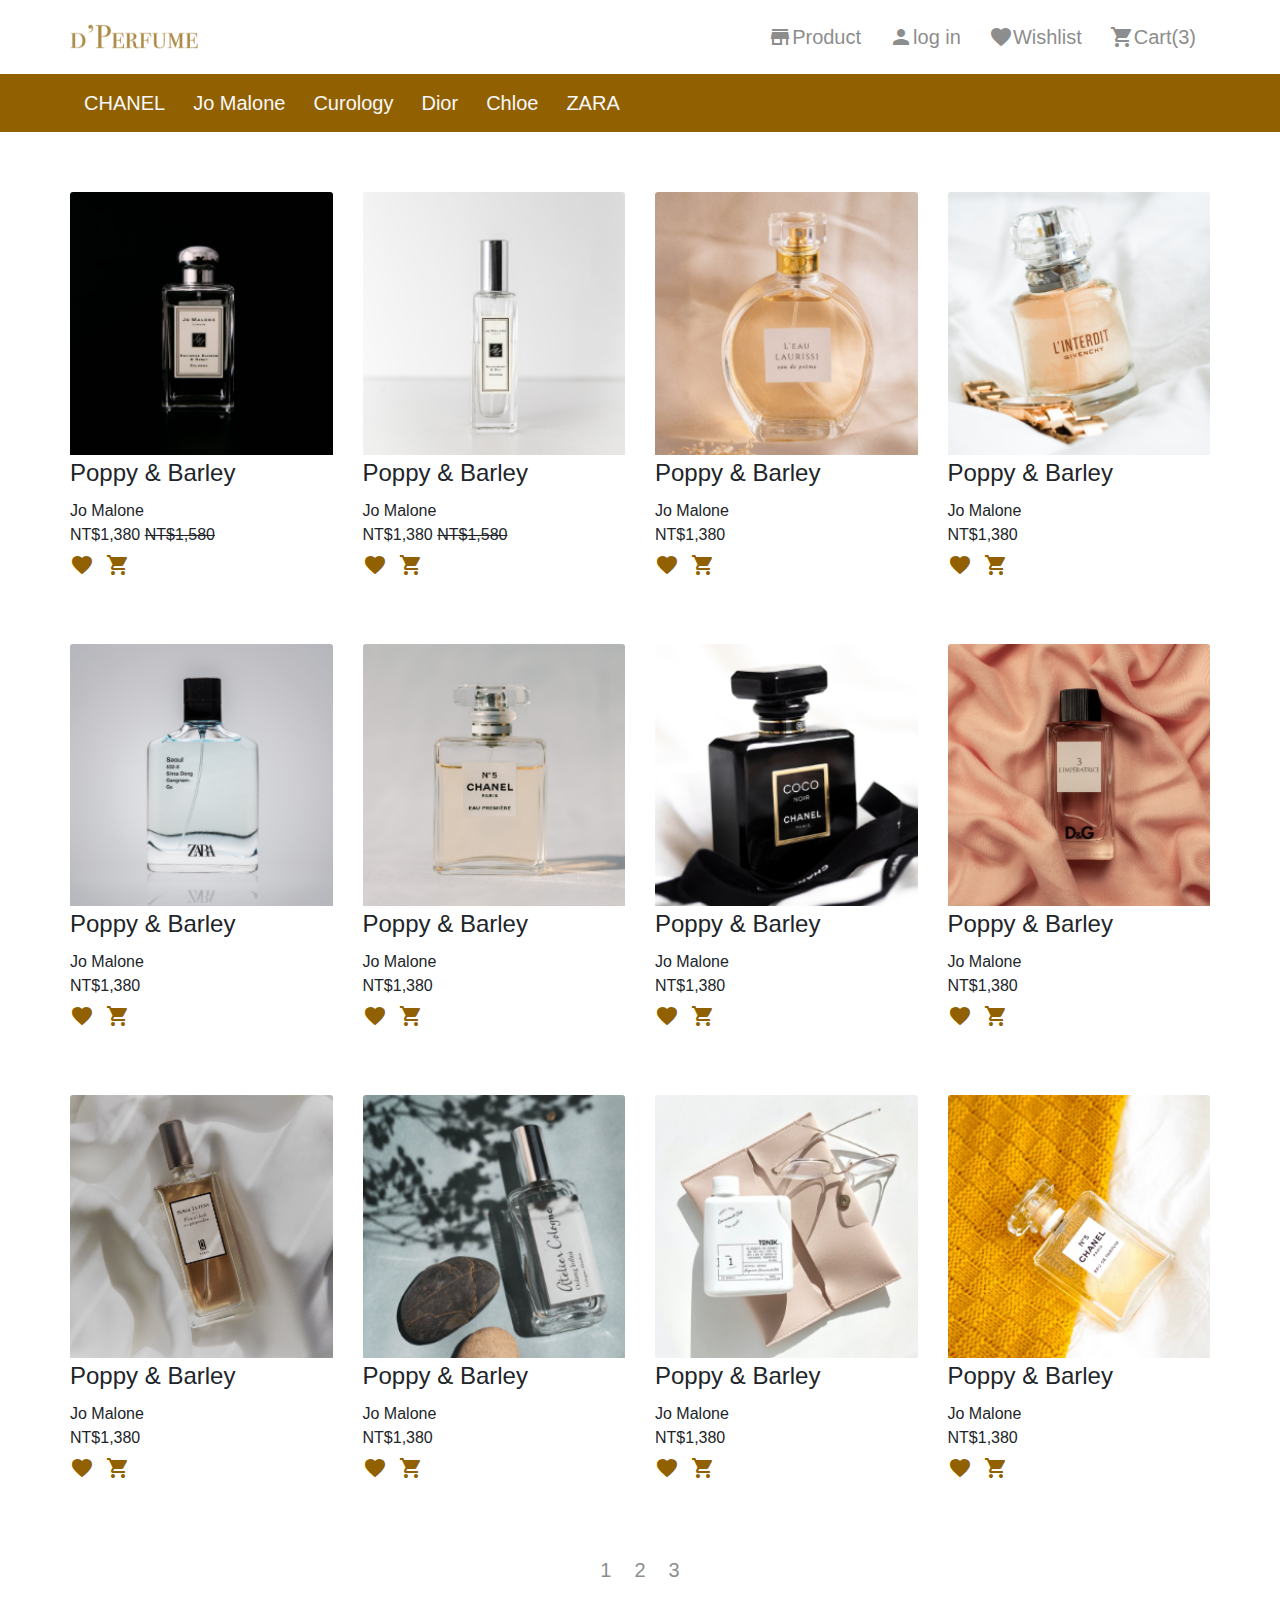
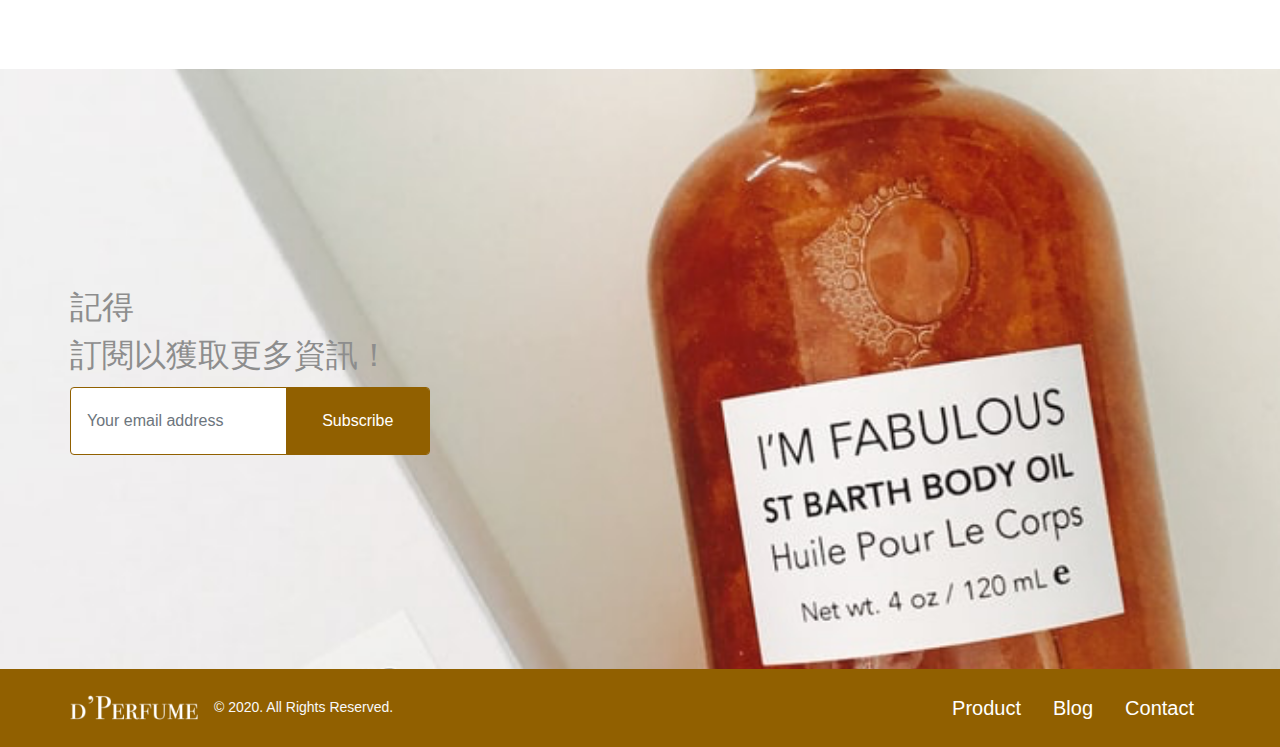
<file: page-list.html>
<!DOCTYPE html>
<html lang="en">
<head>
    <meta charset="UTF-8">
    <meta http-equiv="X-UA-Compatible" content="IE=edge">
    <meta name="viewport" content="width=device-width, initial-scale=1.0">
    <title>Week7_product-list
    </title>
    <link rel="stylesheet" href="css/all.min.css">   
    <!-- <link rel="stylesheet" href="https://cdnjs.cloudflare.com/ajax/libs/font-awesome/5.15.3/css/all.min.css"> -->

    <link href="https://fonts.googleapis.com/css2?family=Material+Icons"
    rel="stylesheet">

    <script src="https://ajax.googleapis.com/ajax/libs/jquery/3.5.1/jquery.min.js"></script>
  <script src="js/all.js"></script>


</head>
<body>

    <div class="container mb-sm-2 mt-sm-2 layout">
        <div class="nav justify-content-between align-items-center">
            <h1><a href="index.html">logo</a></h1>
            <ul class="nav d-none d-md-block d-md-flex justify-content-end align-items-center ">
                <li class="nav-item ">
                    <a class="nav-link active d-flex align-items-center" href="page-list.html" >
                        
                        <span class="material-icons" >
                            store
                        </span> 
                        <h5 class="m-0" >Product</h5>    
                    </a>
                </li>
                <li class="nav-item ">
                    <a class="nav-link active d-flex align-items-center " href="login.html" >
                        <span class="material-icons">
                            person
                            </span>
                       
                        <h5 class="m-0" >log in</h5>    
                    </a>
                </li>
                <li class="nav-item ">
                    <a class="nav-link active d-flex align-items-center" href="#" >
                        
                        <span class="material-icons">
                            favorite
                            </span>
                            
                        <h5 class="m-0" >Wishlist</h5>    
                    </a>
                </li>
                <li class="nav-item ">
                    <a class="nav-link active d-flex align-items-center" href="#" >                        
                        <span class="material-icons">
                            shopping_cart
                            </span>
                            
                        <h5 class="m-0" >Cart(3)</h5>    
                    </a>
                </li>
            </ul>
            <ul class="nav d-md-none justify-content-center align-items-center">
                <li class="nav-item ">
                    <a class="nav-link active d-flex align-items-center" href="#" >
                        <span class="material-icons" >
                            shopping_cart
                        </span> 
                    </a>
                </li>
                <li class="nav-item menu-logo">
                    <a class="nav-link active d-flex align-items-center menu-logo" href="#" >
                        <span class="material-icons menu-logo" >
                            menu
                        </span> 
                    </a>
                </li>
                
            </ul>
        </div>
        <ul class="list-group menu d-none d-md-none d-flex justify-content-center text-center list-unstyled ">
            <li class="list-group-item  "><a href=""></a> Product</li>
            <li class="list-group-item">Wishlist</li>
            <li class="list-group-item">Blog</li>
            <li class="list-group-item">Contact</li>
            <li class="list-group-item">Mypage</li>
          </ul>
    </div>
    <div class="container-fluid  d-none d-md-block bg-primary layout mb-60" >
        <div class="container">
            <ul class="nav  ">
                <li class="nav-item">
                    <h5>
                        <a class="nav-link text-light active" aria-current="page" href="#">CHANEL</a>
                    </h5>
                </li>
                <li class="nav-item">
                    <h5>
                        <a class="nav-link text-light" href="#">Jo Malone</a>
                    </h5>
                </li>
                <li class="nav-item">
                    <h5>
                        <a class="nav-link text-light" href="#">Curology</a>
                    </h5>
                </li>
                <li class="nav-item">
                    <h5>
                        <a class="nav-link text-light disabled" href="#" tabindex="-1" aria-disabled="true">Dior</a>
                    </h5>
                </li>
                <li class="nav-item">
                    <h5>
                        <a class="nav-link text-light disabled" href="#" tabindex="-1" aria-disabled="true">Chloe</a>
                    </h5>
                </li>
                <li class="nav-item">
                    <h5>
                        <a class="nav-link text-light disabled" href="#" tabindex="-1" aria-disabled="true">ZARA</a>
                    </h5>
                </li>
              </ul>
        </div>
    </div>

<!-- layout 開始 -->
    <div class="page-list mb-60">
        
        <div class="container">
            <div class="row ">
              <div class="col-6 col-md-3  mb-30 mb-md-60">
                <div class="card" >
                    <img src="img/product_list/1-1photo-1519669011783-4eaa95fa1b7d.png" class="card-img-top" alt="...">
                    <div class="card-body">
                        <h4>Poppy & Barley</h4>
                        <p >Jo Malone</p>
                        <p>NT$1,380 <s>NT$1,580</s></p>
                        <div class="icon">
                            <span class="material-icons text-primary mr-2">
                                favorite
                                </span>
                            <span class="material-icons text-primary">
                                shopping_cart
                            <span>                                        
                        </div>
                    </div>
                  </div>
              </div>
              <div class="col-6 col-md-3 mb-30 mb-md-60">
                <div class="card" >
                    <img src="img/product_list/1-2photo-1530630458144-014709e10016.png" class="card-img-top" alt="...">
                    <div class="card-body">
                        <h4>Poppy & Barley</h4>
                        <p >Jo Malone</p>
                        <p>NT$1,380 <s>NT$1,580</s></p>
                        <div class="icon">
                            <span class="material-icons text-primary mr-2">
                                favorite
                                </span>
                            <span class="material-icons text-primary">
                                shopping_cart
                            <span>                                        
                        </div>
                    </div>
                  </div>
              </div>
              <div class="col-6 col-md-3 mb-30 mb-md-60">
                <div class="card" >
                    <img src="img/product_list/1-3photo-1566977776052-6e61e35bf9be.png" class="card-img-top" alt="...">
                    <div class="card-body">
                        <h4>Poppy & Barley</h4>
                        <p >Jo Malone</p>
                        <p>NT$1,380 </p>
                        <div class="icon">
                            <span class="material-icons text-primary mr-2">
                                favorite
                                </span>
                            <span class="material-icons text-primary">
                                shopping_cart
                            <span>                                        
                        </div>
                    </div>
                  </div>
              </div>
              <div class="col-6 col-md-3 mb-30 mb-md-60">
                <div class="card" >
                    <img src="img/product_list/1-4photo-1578996834254-13d1b661a5ed.png" class="card-img-top" alt="...">
                    <div class="card-body">
                        <h4>Poppy & Barley</h4>
                        <p >Jo Malone</p>
                        <p>NT$1,380 </p>
                        <div class="icon">
                            <span class="material-icons text-primary mr-2">
                                favorite
                                </span>
                            <span class="material-icons text-primary">
                                shopping_cart
                            <span>                                        
                        </div>
                    </div>
                  </div>
              </div>
              <div class="col-6 col-md-3 mb-30 mb-md-60">
                <div class="card" >
                    <img src="img/product_list/2-1photo-1582211594533-268f4f1edcb9.png" class="card-img-top" alt="...">
                    <div class="card-body">
                        <h4>Poppy & Barley</h4>
                        <p >Jo Malone</p>
                        <p>NT$1,380 </p>
                        <div class="icon">
                            <span class="material-icons text-primary mr-2">
                                favorite
                                </span>
                            <span class="material-icons text-primary">
                                shopping_cart
                            <span>                                        
                        </div>
                    </div>
                  </div>
              </div>
              <div class="col-6 col-md-3 mb-30 mb-md-60">
                <div class="card" >
                    <a href="product.html"><img src="img/product_list/2-2photo-1585120040315-2241b774ad0f.png" class="card-img-top" alt="...">
                        </a>
                        <div class="card-body">
                        <h4>Poppy & Barley</h4>
                        <p >Jo Malone</p>
                        <p>NT$1,380 </p>
                        <div class="icon">
                            <span class="material-icons text-primary mr-2">
                                favorite
                                </span>
                            <span class="material-icons text-primary">
                                shopping_cart
                            <span>                                        
                        </div>
                    </div>
                  </div>
              </div>
              <div class="col-6 col-md-3 mb-30 mb-md-60">
                <div class="card" >
                    <img src="img/product_list/2-3photo-1592842414746-a2fd2101381f.png" class="card-img-top" alt="...">
                    <div class="card-body">
                        <h4>Poppy & Barley</h4>
                        <p >Jo Malone</p>
                        <p>NT$1,380 </p>
                        <div class="icon">
                            <span class="material-icons text-primary mr-2">
                                favorite
                                </span>
                            <span class="material-icons text-primary">
                                shopping_cart
                            <span>                                        
                        </div>
                    </div>
                  </div>
              </div>
              <div class="col-6 col-md-3 mb-30 mb-md-60">
                <div class="card" >
                    <img src="img/product_list/2-4photo-1544468266-6a8948003cd7.png" class="card-img-top" alt="...">
                    <div class="card-body">
                        <h4>Poppy & Barley</h4>
                        <p >Jo Malone</p>
                        <p>NT$1,380 </p>
                        <div class="icon">
                            <span class="material-icons text-primary mr-2">
                                favorite
                                </span>
                            <span class="material-icons text-primary">
                                shopping_cart
                            <span>                                        
                        </div>
                    </div>
                  </div>
              </div>
              <div class="col-6 col-md-3 mb-30 mb-md-60">
                <div class="card" >
                    <img src="img/product_list/3-1photo-1584435731369-1e74c4e9385e.png" class="card-img-top" alt="...">
                    <div class="card-body">
                        <h4>Poppy & Barley</h4>
                        <p >Jo Malone</p>
                        <p>NT$1,380 </p>
                        <div class="icon">
                            <span class="material-icons text-primary mr-2">
                                favorite
                                </span>
                            <span class="material-icons text-primary">
                                shopping_cart
                            <span>                                        
                        </div>
                    </div>
                  </div>
              </div>
              <div class="col-6 col-md-3 mb-30 mb-md-60">
                <div class="card" >
                    <img src="img/product_list/3-2photo-1592247691114-69a06342531a.png" class="card-img-top" alt="...">
                    <div class="card-body">
                        <h4>Poppy & Barley</h4>
                        <p >Jo Malone</p>
                        <p>NT$1,380 </p>
                        <div class="icon">
                            <span class="material-icons text-primary mr-2">
                                favorite
                                </span>
                            <span class="material-icons text-primary">
                                shopping_cart
                            <span>                                        
                        </div>
                    </div>
                  </div>
              </div>
              <div class="col-6 col-md-3 mb-30 mb-md-60">
                <div class="card" >
                    <img src="img/product_list/3-3photo-1559264729-91549dddfc45.png" class="card-img-top" alt="...">
                    <div class="card-body">
                        <h4>Poppy & Barley</h4>
                        <p >Jo Malone</p>
                        <p>NT$1,380 </p>
                        <div class="icon">
                            <span class="material-icons text-primary mr-2">
                                favorite
                                </span>
                            <span class="material-icons text-primary">
                                shopping_cart
                            <span>                                        
                        </div>
                    </div>
                  </div>
              </div>
              <div class="col-6 col-md-3 mb-30 mb-md-60">
                <div class="card" >
                    <img src="img/product_list/3-4photo-1594913366159-1832cfbe7ca1.png" class="card-img-top" alt="...">
                    <div class="card-body">
                        <h4>Poppy & Barley</h4>
                        <p >Jo Malone</p>
                        <p>NT$1,380 </p>
                        <div class="icon">
                            <span class="material-icons text-primary mr-2">
                                favorite
                                </span>
                            <span class="material-icons text-primary">
                                shopping_cart
                            <span>                                        
                        </div>
                    </div>
                  </div>
              </div>

            </div>
            <nav aria-label="Page navigation example">
                <ul class="pagination justify-content-center">
            
                  <li class="page-item"><a class="page-link" href="#"><h5>1<h5></a></li>
                  <li class="page-item"><a class="page-link" href="#"><h5>2</h5></a></li>
                  <li class="page-item"><a class="page-link" href="#"><h5>3</h5></a></li>
                </ul>
              </nav>
        </div>
      
    </div>
<!-- layout 結束 -->
<div class="container-fluid p-0" style="position: relative;">
    <div class="footer-img">
        <div class="d-md-none d-flex align-items-center " style=" height: 600px; max-width: 100%;background-image: url(img/layout/sphoto-1532413992378-f169ac26fff0@2x.png);  background-size: cover ;background-repeat: no-repeat; background-position: center; ">
            <div class="container" >
                <div class="row">
                    <div class="col-12">
                        <h2 class="text-gray8D">記得<br>訂閱以獲取更多資訊！</h2>        
                    <div class="input-group">
                        <input type="text" placeholder="Your email address"  class="form-control input-mail">
                        <input  type="submit" class="bg-primary form-control input-subscribe"  value="Subscribe" >
                      </div>
                    </div>
                </div>
                
            </div>
        
        </div>
        <div class="d-none d-md-block d-md-flex justify-content-center align-items-center" style=" height: 600px; max-width: 100%;background-image: url(img/layout/photo-1532413992378-f169ac26fff0.png);  background-size: cover ;background-repeat: no-repeat; background-position: center; ">
       
            <div class="container" >
                <div class="row">
                    <div class="col-md-6 col-xl-4">
                        <h2 class="text-gray8D">記得<br>訂閱以獲取更多資訊！</h2>        
                    <div class="input-group">
                        <input type="text" placeholder="Your email address"  class="form-control input-mail">
                        <input  type="submit" class="bg-primary form-control input-subscribe"  value="Subscribe" >
                      </div>
                    </div>
                </div>
                
            </div>
       
        
        </div>
    </div>
   
   
</div>
<div class="container-fluid bg-primary p-3">
    <div class="container layout_fotter">
  
        <ul class=" nav text-light justify-content-between" >
            <li class="nav-item d-flex align-items-center" >
                <a  href="#">
                    <img src="img/layout/d’Perfumew.png" alt="" class="d-inline  mr-3 " style="width: 128px; height:38px;">
                </a>
                    <span style="font-size: 14px;">© 2020. All Rights Reserved.</span>
                
            </li>
            <ul class="d-none d-md-block d-md-flex nav">
                <li class="nav-item">
                    <h5><a class="nav-link" href="page-list.html">Product</a></h5>
                </li>
                <li class="nav-item">
                   <h5> <a class="nav-link" href="#">Blog</a><h5>
                </li>
                <li class="nav-item">
                    <h5><a class="nav-link" href="#">Contact</a></h5>
                </li>
            </ul>
        </ul>
    </div>
</div>
   
<script src="https://code.jquery.com/jquery-3.3.1.slim.min.js" integrity="sha384-q8i/X+965DzO0rT7abK41JStQIAqVgRVzpbzo5smXKp4YfRvH+8abtTE1Pi6jizo" crossorigin="anonymous"></script>
<script src="https://cdnjs.cloudflare.com/ajax/libs/popper.js/1.14.6/umd/popper.min.js" integrity="sha384-wHAiFfRlMFy6i5SRaxvfOCifBUQy1xHdJ/yoi7FRNXMRBu5WHdZYu1hA6ZOblgut" crossorigin="anonymous"></script>
<script src="https://stackpath.bootstrapcdn.com/bootstrap/4.2.1/js/bootstrap.min.js" integrity="sha384-B0UglyR+jN6CkvvICOB2joaf5I4l3gm9GU6Hc1og6Ls7i6U/mkkaduKaBhlAXv9k" crossorigin="anonymous"></script>


</body>
</html>
</file>
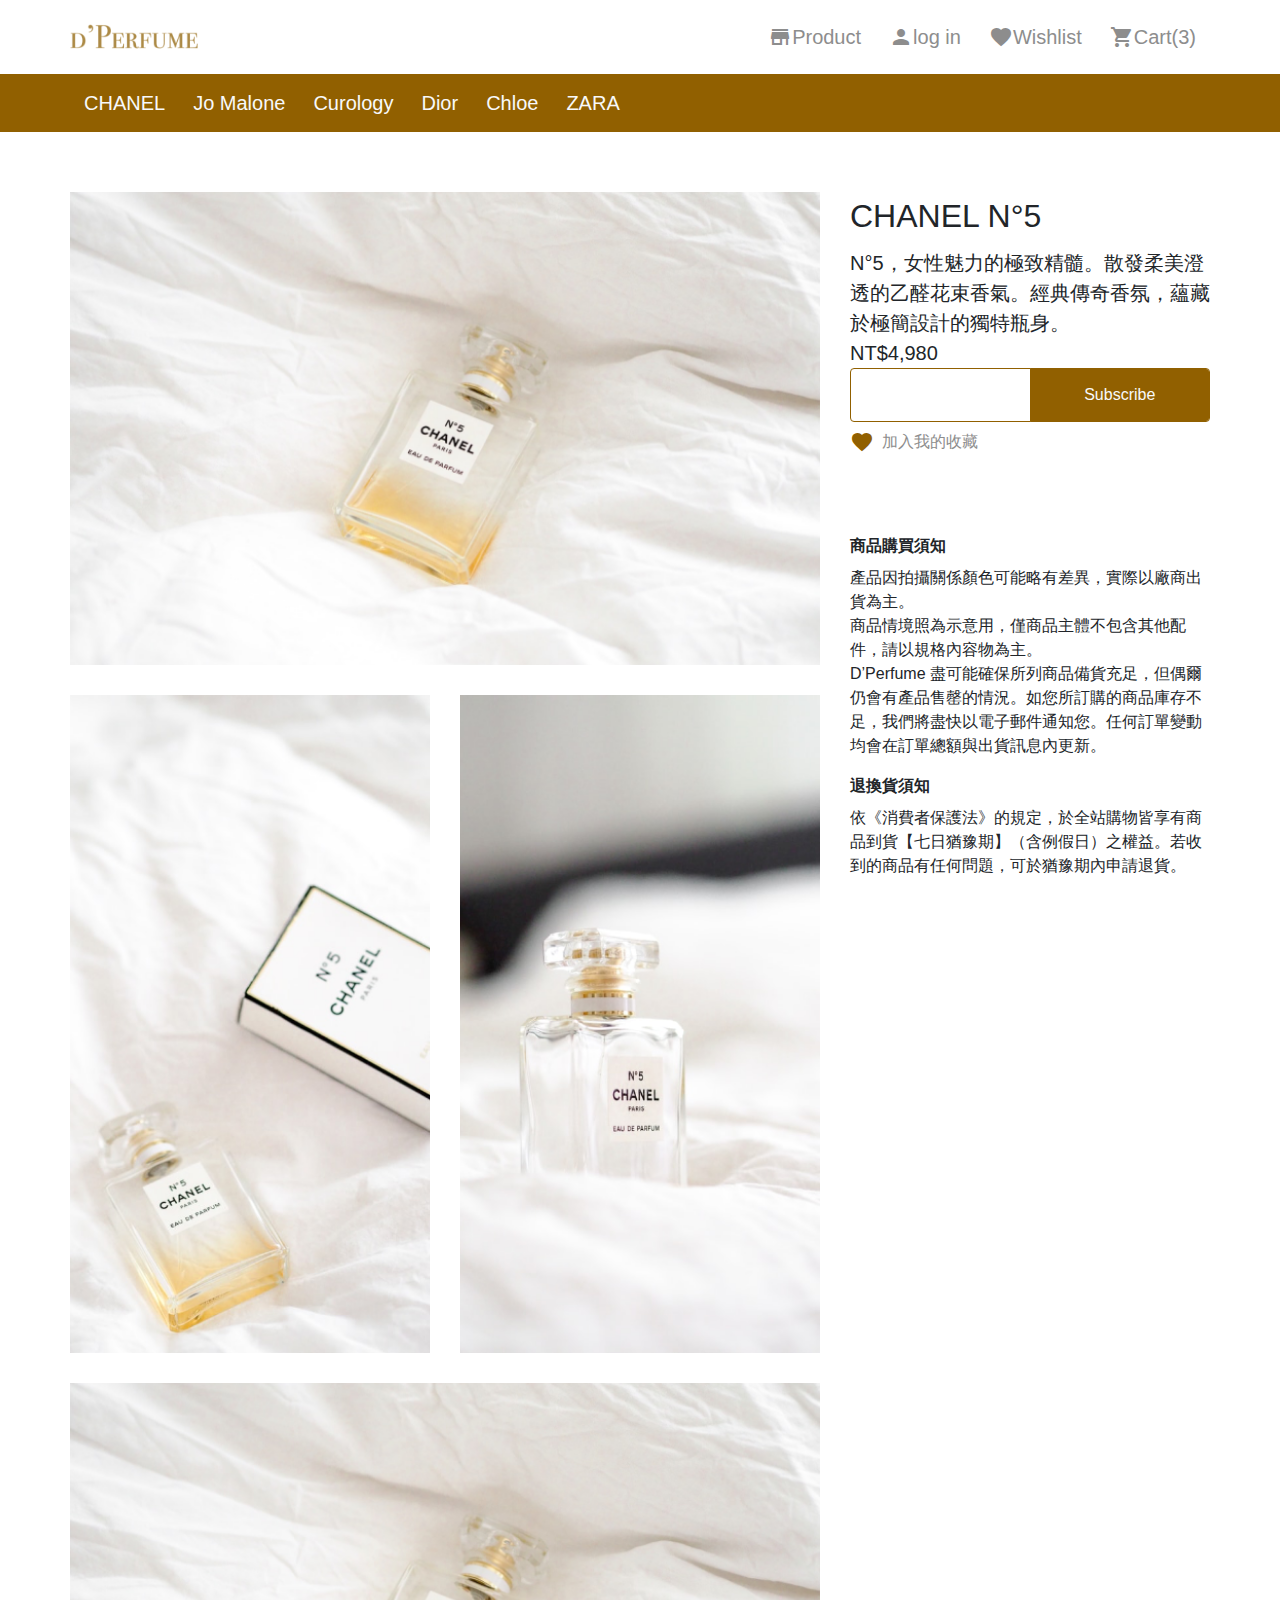
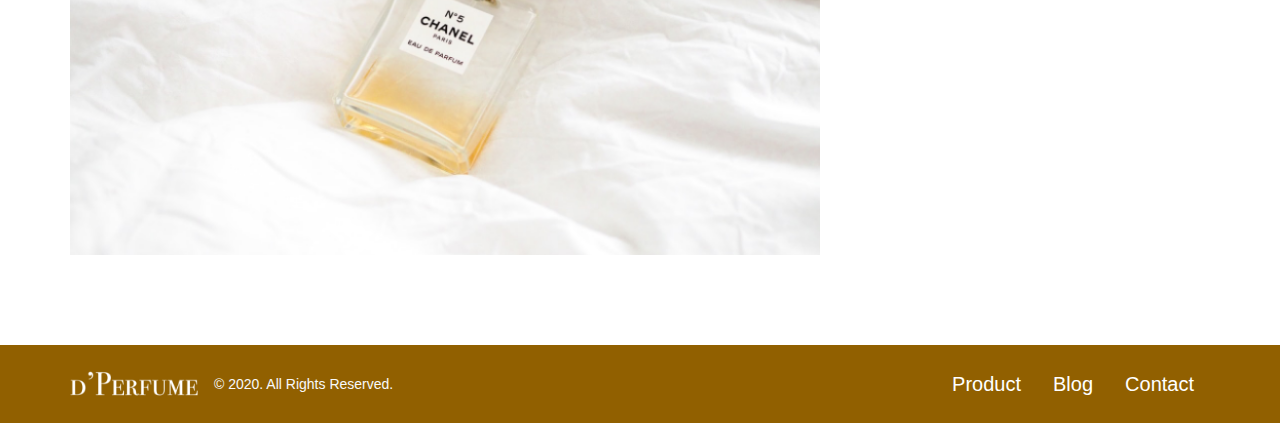
<file: product.html>
<!DOCTYPE html>
<html lang="en">
<head>
    <meta charset="UTF-8">
    <meta http-equiv="X-UA-Compatible" content="IE=edge">
    <meta name="viewport" content="width=device-width, initial-scale=1.0">
    <title>Week7_prodcct
    </title>
    <link rel="stylesheet" href="css/all.min.css">   
    <!-- <link rel="stylesheet" href="https://cdnjs.cloudflare.com/ajax/libs/font-awesome/5.15.3/css/all.min.css"> -->

    <link href="https://fonts.googleapis.com/css2?family=Material+Icons"
    rel="stylesheet">
    <script src="https://ajax.googleapis.com/ajax/libs/jquery/3.5.1/jquery.min.js"></script>
    <script src="js/all.js"></script>


</head>
<body>

    <div class="container mb-sm-2 mt-sm-2 layout">
        <div class="nav justify-content-between align-items-center">
            <h1><a href="index.html">logo</a></h1>
            <ul class="nav d-none d-md-block d-md-flex justify-content-end align-items-center ">
                <li class="nav-item ">
                    <a class="nav-link active d-flex align-items-center" href="page-list.html" >
                        
                        <span class="material-icons" >
                            store
                        </span> 
                        <h5 class="m-0" >Product</h5>    
                    </a>
                </li>
                <li class="nav-item ">
                    <a class="nav-link active d-flex align-items-center " href="login.html" >
                        <span class="material-icons">
                            person
                            </span>
                       
                        <h5 class="m-0" >log in</h5>    
                    </a>
                </li>
                <li class="nav-item ">
                    <a class="nav-link active d-flex align-items-center" href="#" >
                        
                        <span class="material-icons">
                            favorite
                            </span>
                            
                        <h5 class="m-0" >Wishlist</h5>    
                    </a>
                </li>
                <li class="nav-item ">
                    <a class="nav-link active d-flex align-items-center" href="#" >                        
                        <span class="material-icons">
                            shopping_cart
                            </span>
                            
                        <h5 class="m-0" >Cart(3)</h5>    
                    </a>
                </li>
            </ul>
            <ul class="nav d-md-none justify-content-center align-items-center">
                <li class="nav-item ">
                    <a class="nav-link active d-flex align-items-center" href="#" >
                        <span class="material-icons" >
                            shopping_cart
                        </span> 
                    </a>
                </li>
                <li class="nav-item menu-logo">
                    <a class="nav-link active d-flex align-items-center menu-logo" href="#" >
                        <span class="material-icons menu-logo" >
                            menu
                        </span> 
                    </a>
                </li>
                
            </ul>
        </div>
        <ul class="list-group menu d-none d-md-none d-flex justify-content-center text-center list-unstyled ">
            <li class="list-group-item  "><a href=""></a> Product</li>
            <li class="list-group-item">Wishlist</li>
            <li class="list-group-item">Blog</li>
            <li class="list-group-item">Contact</li>
            <li class="list-group-item">Mypage</li>
          </ul>
    </div>
    <div class="container-fluid  d-none d-md-block bg-primary layout mb-60" >
        <div class="container">
            <ul class="nav  ">
                <li class="nav-item">
                    <h5>
                        <a class="nav-link text-light active" aria-current="page" href="#">CHANEL</a>
                    </h5>
                </li>
                <li class="nav-item">
                    <h5>
                        <a class="nav-link text-light" href="#">Jo Malone</a>
                    </h5>
                </li>
                <li class="nav-item">
                    <h5>
                        <a class="nav-link text-light" href="#">Curology</a>
                    </h5>
                </li>
                <li class="nav-item">
                    <h5>
                        <a class="nav-link text-light disabled" href="#" tabindex="-1" aria-disabled="true">Dior</a>
                    </h5>
                </li>
                <li class="nav-item">
                    <h5>
                        <a class="nav-link text-light disabled" href="#" tabindex="-1" aria-disabled="true">Chloe</a>
                    </h5>
                </li>
                <li class="nav-item">
                    <h5>
                        <a class="nav-link text-light disabled" href="#" tabindex="-1" aria-disabled="true">ZARA</a>
                    </h5>
                </li>
              </ul>
        </div>
    </div>
    

<!-- layout 開始 -->
<div class="product mb-60">
    <div class="container">
        <div class="row">

            <div class="col-12 col-md-8">
                <img class="mb-30" src="img/product_in/1.photo-1594913785201-eb82e5c0bce4.png" alt="">
                <div class="row d-none d-md-block  d-md-flex mb-30">
                    <div class="col-6">
                        <img src="img/product_in/2-1photo-1594913785162-e678a0c23ee9.png" alt="">
                    </div>
                    <div class="col-6 mb-30">
                        <img src="img/product_in/2-2photo-1594913365927-d35af29a0684.png" alt="">
                    </div>
                    <div class="col-12">
                        <img src="img/product_in/3photo-1594913785201-eb82e5c0bce4.png" alt="">
                    </div>
                </div>
                
            </div>
            <div class="col-12 col-md-4">
                <h2>CHANEL N°5</h2>
                <h5>N°5，女性魅力的極致精髓。散發柔美澄透的乙醛花束香氣。經典傳奇香氛，蘊藏於極簡設計的獨特瓶身。</h5>
                <h5>NT$4,980</h5>
                <div class="input-group mb-2">
                    <input type="number"  class="form-control input-mail">
                    <input  type="submit" class="bg-primary form-control input-subscribe text-light"  value="Subscribe" >
                </div>


                <a href="" class="d-flex align-items-center mb-80 " data-toggle="modal" data-target="#exampleModal" >
                    <span class="material-icons text-primary mr-2">
                        favorite
                        </span>  
                       
                    加入我的收藏</a>

                <div class="modal fade" id="exampleModal" tabindex="-1" role="dialog" aria-labelledby="exampleModalLabel" aria-hidden="true">
                    <div class="modal-dialog  modal-dialog-centered"  role="document">
                    <div class="modal-content text-center text-primary">
                        <div class="modal-body text-center text-primary">
                        已加入購物車
                        </div>
                    </div>
                    </div>
                </div>


                <p class="mb-2"> <b>商品購買須知</b></p>
                <p>產品因拍攝關係顏色可能略有差異，實際以廠商出貨為主。<br> 商品情境照為示意用，僅商品主體不包含其他配件，請以規格內容物為主。<br> D’Perfume 盡可能確保所列商品備貨充足，但偶爾仍會有產品售罄的情況。如您所訂購的商品庫存不足，我們將盡快以電子郵件通知您。任何訂單變動均會在訂單總額與出貨訊息內更新。</p>
                <p class="mb-2"> <b>退換貨須知</b></p>
                <p>依《消費者保護法》的規定，於全站購物皆享有商品到貨【七日猶豫期】（含例假日）之權益。若收到的商品有任何問題，可於猶豫期內申請退貨。</p>
            </div>
            <div class="row d-md-none mb-30">
                <div class="col-12 mb-30">
                    <img src="img/product_in/2-1photo-1594913785162-e678a0c23ee9.png" alt="">
                </div>
                <div class="col-12">
                    <img src="img/product_in/2-2photo-1594913365927-d35af29a0684.png" alt="">
                </div>
                <div class="col-12">
                    <img src="img/product_in/3photo-1594913785201-eb82e5c0bce4.png" alt="">
                </div>
            </div>
            
        </div>
    </div>
    
</div>
<!-- layout 結束 -->

<div class="container-fluid bg-primary p-3">
    <div class="container layout_fotter">
  
        <ul class=" nav text-light justify-content-between" >
            <li class="nav-item d-flex align-items-center" >
                <a  href="#">
                    <img src="img/layout/d’Perfumew.png" alt="" class="d-inline  mr-3 " style="width: 128px; height:38px;">
                </a>
                    <span style="font-size: 14px;">© 2020. All Rights Reserved.</span>
                
            </li>
            <ul class="d-none d-md-block d-md-flex nav">
                <li class="nav-item">
                    <h5><a class="nav-link" href="page-list.html">Product</a></h5>
                </li>
                <li class="nav-item">
                   <h5> <a class="nav-link" href="#">Blog</a><h5>
                </li>
                <li class="nav-item">
                    <h5><a class="nav-link" href="#">Contact</a></h5>
                </li>
            </ul>
        </ul>
    </div>
</div>
   

<script src="https://code.jquery.com/jquery-3.3.1.slim.min.js" integrity="sha384-q8i/X+965DzO0rT7abK41JStQIAqVgRVzpbzo5smXKp4YfRvH+8abtTE1Pi6jizo" crossorigin="anonymous"></script>
<script src="https://cdnjs.cloudflare.com/ajax/libs/popper.js/1.14.6/umd/popper.min.js" integrity="sha384-wHAiFfRlMFy6i5SRaxvfOCifBUQy1xHdJ/yoi7FRNXMRBu5WHdZYu1hA6ZOblgut" crossorigin="anonymous"></script>
<script src="https://stackpath.bootstrapcdn.com/bootstrap/4.2.1/js/bootstrap.min.js" integrity="sha384-B0UglyR+jN6CkvvICOB2joaf5I4l3gm9GU6Hc1og6Ls7i6U/mkkaduKaBhlAXv9k" crossorigin="anonymous"></script>


</body>
</html>
</file>
